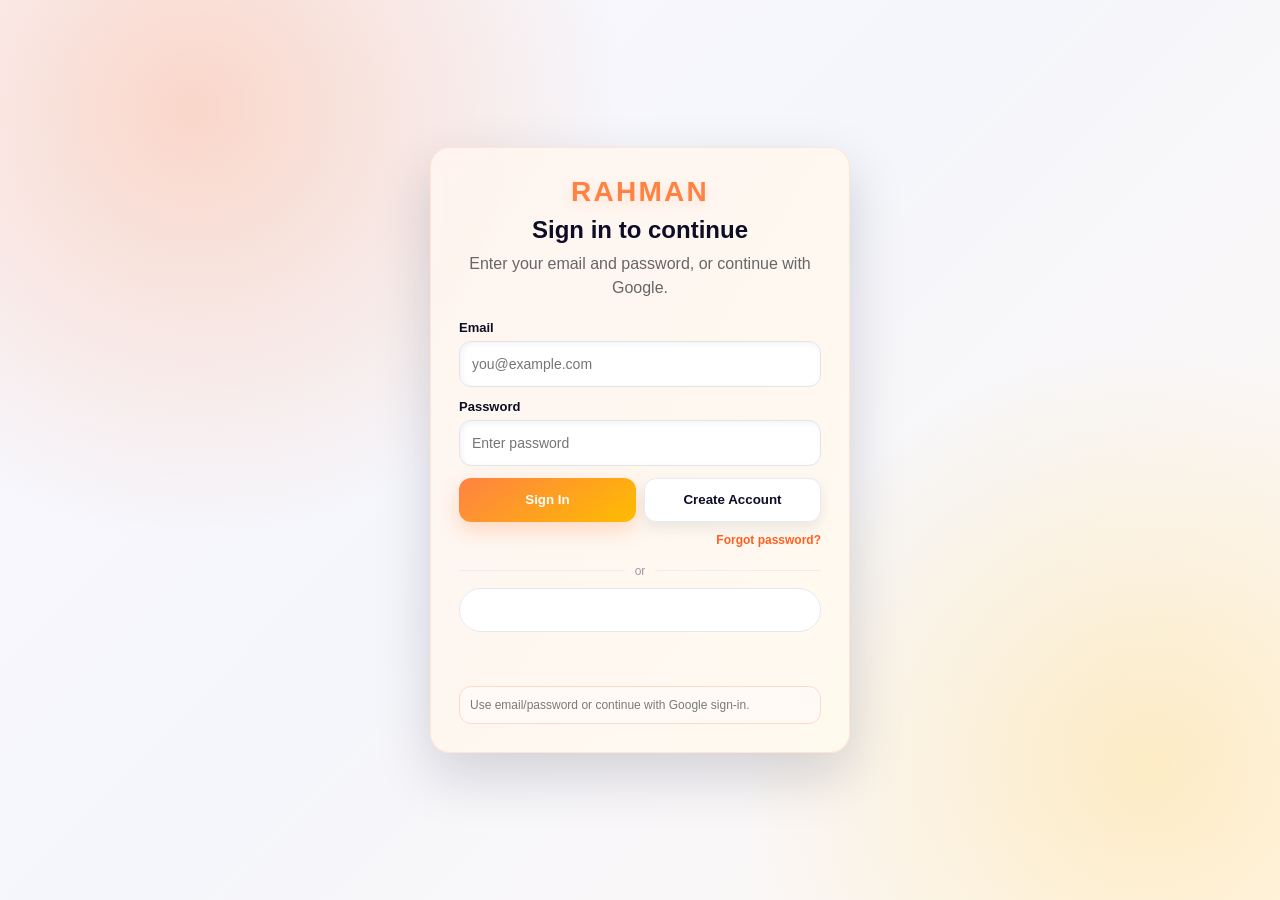
<file: index.html>
﻿<!doctype html>
<html lang="en">
  <head>
    <meta charset="UTF-8" />
    <meta http-equiv="X-UA-Compatible" content="IE=edge" />
    <meta name="viewport" content="width=device-width, initial-scale=1.0" />
    <title>RAHMAN - Restaurant Website</title>

    <!-- CSS -->
    <link rel="stylesheet" href="style.css" />
    <link rel="stylesheet" href="scroll-style.css" />

    <!-- Font Awesome Icons -->
    <link
      rel="stylesheet"
      href="https://cdnjs.cloudflare.com/ajax/libs/font-awesome/6.4.0/css/all.min.css"
      integrity="sha512-iecdLmaskl7CVJkEZSMUkrQ6usKhaAa3FF8ztTyZeVDycmtkxcElYcphd+S5+dwUlQnwnqQf3dg2TrqNwpyJw=="
      crossorigin="anonymous"
      referrerpolicy="no-referrer"
    />

    <!-- Bootstrap CDN -->
    <link
      href="https://cdnjs.cloudflare.com/ajax/libs/bootstrap/5.3.0/css/bootstrap.min.css"
      rel="stylesheet"
    />

    <style>
      @media (max-width: 768px) {
        #profilePanel {
          width: calc(100vw - 24px);
          left: 12px;
          right: 12px;
          top: 74px;
        }
      }

      #profilePanel {
        position: fixed;
        top: 84px;
        left: 24px;
        width: min(420px, calc(100vw - 48px));
        max-height: calc(100vh - 110px);
        overflow: auto;
        z-index: 3000;
        background: #ffffff;
        border: 1px solid rgba(13, 13, 37, 0.1);
        border-radius: 16px;
        box-shadow: 0 18px 45px rgba(13, 13, 37, 0.16);
        padding: 16px;
        display: none;
      }

      #profilePanel.show {
        display: block;
      }

      .profile-row {
        display: flex;
        justify-content: space-between;
        align-items: center;
        gap: 8px;
      }

      .profile-title {
        margin: 0;
        font-size: 18px;
        font-weight: 700;
        color: #0d0d25;
      }

      .profile-muted {
        font-size: 12px;
        color: #6b7280;
      }

      .profile-close {
        border: none;
        background: transparent;
        font-size: 22px;
        line-height: 1;
        color: #0d0d25;
        cursor: pointer;
      }

      .profile-block {
        margin-top: 12px;
        padding-top: 12px;
        border-top: 1px solid rgba(13, 13, 37, 0.08);
      }

      .profile-block h6 {
        margin: 0 0 8px;
        font-size: 13px;
        font-weight: 700;
        color: #0d0d25;
      }

      .profile-list {
        margin: 0;
        padding-left: 16px;
        display: grid;
        gap: 6px;
        color: #374151;
        font-size: 13px;
      }

      .profile-quote {
        margin: 0;
        padding: 10px;
        border-radius: 10px;
        background: #fff7f2;
        color: #7c2d12;
        font-size: 13px;
      }

      .logout-small {
        border: 1px solid rgba(13, 13, 37, 0.15);
        background: #ffffff;
        color: #0d0d25;
        border-radius: 999px;
        font-size: 12px;
        padding: 6px 12px;
        font-weight: 600;
        cursor: pointer;
      }
    </style>

    <script>
      (function () {
        var AUTH_STORAGE_KEY = "rahman_auth_session";
        var LEGACY_STORAGE_KEY = "rahman_google_user";
        var LOGIN_PAGE = "login.html";

        try {
          var raw = localStorage.getItem(AUTH_STORAGE_KEY);
          var session = null;

          if (raw) {
            session = JSON.parse(raw);
          } else {
            var legacyRaw = localStorage.getItem(LEGACY_STORAGE_KEY);
            if (legacyRaw) {
              session = JSON.parse(legacyRaw);
            }
          }

          var now = Math.floor(Date.now() / 1000);

          if (!session || !session.exp || session.exp <= now) {
            localStorage.removeItem(AUTH_STORAGE_KEY);
            localStorage.removeItem(LEGACY_STORAGE_KEY);
            window.location.replace(LOGIN_PAGE);
          }
        } catch (e) {
          localStorage.removeItem(AUTH_STORAGE_KEY);
          localStorage.removeItem(LEGACY_STORAGE_KEY);
          window.location.replace(LOGIN_PAGE);
        }
      })();
    </script>
  </head>
  <body>
    <!-- Fullscreen Animated Name Background -->
    <div class="rahman-bg">
      <span class="rahman-bg-text">RAHMAN</span>
    </div>
    <!-- ============================================
     HEADER / NAVBAR
     ============================================ -->
    <header class="site-header">
      <div class="container">
        <div class="row align-items-center justify-content-between">
          <!-- Text Logo / Account Name -->
          <div class="col-auto">
            <div class="header-left">
              <div class="header-logo">
                <a href="#home" class="brand-wordmark" aria-label="Go to home">RAHMAN</a>
              </div>
            </div>
          </div>

          <!-- Header Right Items -->
          <div class="col-auto">
            <div class="header-right">
              <div class="dropdown">
                <button
                  class="header-btn theme-switcher-btn dropdown-toggle"
                  type="button"
                  id="themeSwitcherBtn"
                  data-bs-toggle="dropdown"
                  aria-expanded="false"
                  title="Switch Theme"
                >
                  <i class="fas fa-palette"></i>
                </button>
                <ul class="dropdown-menu dropdown-menu-end theme-dropdown" aria-labelledby="themeSwitcherBtn">
                  <li>
                    <button class="dropdown-item theme-option" type="button" data-theme="theme-4">
                      <span class="theme-option-label"><span class="theme-dot theme-dot-4" aria-hidden="true"></span>Theme 4 - Tropical Fusion</span>
                    </button>
                  </li>
                  <li>
                    <button class="dropdown-item theme-option" type="button" data-theme="theme-3">
                      <span class="theme-option-label"><span class="theme-dot theme-dot-3" aria-hidden="true"></span>Theme 3 - PG Dark Amber</span>
                    </button>
                  </li>
                </ul>
              </div>
              <button id="accountTrigger" class="profile-toggle" type="button" aria-label="Open profile details">
                <span id="accountInitials" class="account-initials" aria-label="Account initials">RR</span>
              </button>
              <button class="header-btn header-cart" title="Cart" id="cartHeaderBtn" type="button" data-bs-toggle="modal" data-bs-target="#cartOverviewModal">
                <i class="fas fa-shopping-cart"></i>
                <span class="cart-number">0</span>
              </button>
              <button class="header-btn header-favorite" title="Favorites" id="favoriteHeaderBtn" type="button" data-bs-toggle="modal" data-bs-target="#favoritesModal">
                <i class="fas fa-heart"></i>
                <span class="favorite-number" id="favoriteCount">0</span>
              </button>
              <div class="header-search-form">
                <input id="headerMenuSearchInput" type="search" class="form-input" placeholder="Search menu..." aria-label="Search menu" />
                <button id="headerMenuSearchBtn" type="button" aria-label="Search menu"><i class="fas fa-search"></i></button>
              </div>
              <nav class="main-navigation">
                <ul class="menu">
                  <li><a href="#about">About</a></li>
                  <li><a href="#menu">Menu</a></li>
                  <li><a href="#gallery">Gallery</a></li>
                  <li><a href="#blog">Blog</a></li>
                  <li><a href="#contact">Contact</a></li>
                </ul>
              </nav>
              <button class="menu-toggle" aria-label="Open menu">
                <span></span>
                <span></span>
                <span></span>
              </button>
            </div>
          </div>
        </div>
      </div>
    </header>

    <!-- Main Scroll Container -->
    <div class="scroll-sections">
      <!-- ============================================
         HOME SECTION
         ============================================ -->
      <section id="home" class="scroll-section home">
        <div class="container">
          <div class="row align-items-center">
            <div class="col-6">
              <div data-animate="fade-up">
                <h1>
                  Welcome to
                  <span class="theme-primary-text">RAHMAN Restaurant</span>
                </h1>
                <p>
                  Experience authentic flavors and exquisite culinary delights
                  at our restaurant. From traditional recipes to modern fusion
                  dishes, we bring you the best dining experience.
                </p>
                <div class="hero-actions" style="margin-top: 30px">
                  <a href="#menu" class="btn btn-primary">Explore Menu</a>
                  <button type="button" id="heroReserveBtn" class="btn btn-secondary" data-bs-toggle="modal" data-bs-target="#reservationModal">Reserve Table</button>
                </div>
              </div>
            </div>
            <div class="col-6">
              <div data-animate="slide-right">
                <img
                  src="assets/images/banner.png"
                  alt="Hero Banner"
                  class="hero-image"
                  style="
                    width: 100%;
                    border-radius: 20px;
                    box-shadow: 0 10px 40px rgba(0, 0, 0, 0.1);
                  "
                  loading="lazy"
                  fetchpriority="high"
                  decoding="async"
                  onerror="this.onerror=null;this.src='assets/images/image-unavailable.png';"
                />
              </div>
            </div>
          </div>
        </div>
      </section>

      <!-- ============================================
         ABOUT SECTION
         ============================================ -->
      <section id="about" class="scroll-section about">
        <div class="container">
          <div class="text-center" style="margin-bottom: 50px">
            <h2 data-animate="fade-up">About Us</h2>
            <p
              data-animate="fade-up"
              style="max-width: 600px; margin: 20px auto; color: #666"
            >
              RAHMAN is a premium restaurant offering a blend of traditional and
              contemporary cuisine prepared by our expert chefs with the finest
              ingredients.
            </p>
          </div>

          <div class="row">
            <div class="col-3" data-animate="fade-up">
              <div style="text-align: center">
                <div
                  style="font-size: 50px; color: #ff8243; margin-bottom: 20px"
                >
                  <i class="fas fa-leaf"></i>
                </div>
                <h3>Fresh Ingredients</h3>
                <p>
                  We source only the freshest ingredients from local suppliers
                  to ensure quality in every dish.
                </p>
              </div>
            </div>
            <div class="col-3" data-animate="fade-up">
              <div style="text-align: center">
                <div
                  style="font-size: 50px; color: #ff8243; margin-bottom: 20px"
                >
                  <i class="fas fa-chef-hat"></i>
                </div>
                <h3>Expert Chefs</h3>
                <p>
                  Our culinary team brings decades of experience and passion to
                  create unforgettable dining moments.
                </p>
              </div>
            </div>
            <div class="col-3" data-animate="fade-up">
              <div style="text-align: center">
                <div
                  style="font-size: 50px; color: #ff8243; margin-bottom: 20px"
                >
                  <i class="fas fa-star"></i>
                </div>
                <h3>Premium Quality</h3>
                <p>
                  Every dish is crafted with precision and care to deliver an
                  exceptional culinary experience.
                </p>
              </div>
            </div>

            <div class="col-3" data-animate="fade-up">
              <div
                class="about-website-card"
                style="
                  text-align: left;
                  height: 100%;
                "
              >
                <h3 style="margin-bottom: 10px; font-size: 22px">
                  About This Website
                </h3>
                <p
                  style="
                    color: #555;
                    margin-bottom: 0;
                    line-height: 1.6;
                    font-size: 14px;
                  "
                >
                  RAHMAN is a premium restaurant offering a blend of traditional and contemporary cuisine prepared by our expert chefs with the finest ingredients.
                </p>
              </div>
            </div>
          </div>
        </div>
      </section>

      <!-- ============================================
         MENU SECTION
         ============================================ -->
      <section id="menu" class="scroll-section menu">
        <div class="container">
          <div class="text-center" style="margin-bottom: 50px">
            <h2 data-animate="fade-up">Our Menu</h2>
            <p
              data-animate="fade-up"
              style="max-width: 600px; margin: 20px auto; color: #666"
            >
              Discover our diverse selection of delicious dishes crafted with
              passion and expertise.
            </p>
          </div>

          <!-- Filter Buttons -->
          <div style="text-align: center; margin-bottom: 40px">
            <button
              class="filter-btn active"
              data-filter="all"
              style="
                margin: 5px;
                padding: 10px 20px;
                border: 2px solid #ff8243;
                background: #ff8243;
                color: white;
                border-radius: 25px;
                cursor: pointer;
              "
            >
              All
            </button>
            <button
              class="filter-btn"
              data-filter="veg"
              style="
                margin: 5px;
                padding: 10px 20px;
                border: 2px solid #16a34a;
                background: white;
                color: #16a34a;
                border-radius: 25px;
                cursor: pointer;
              "
            >
              Veg
            </button>
            <button
              class="filter-btn"
              data-filter="non-veg"
              style="
                margin: 5px;
                padding: 10px 20px;
                border: 2px solid #dc2626;
                background: white;
                color: #dc2626;
                border-radius: 25px;
                cursor: pointer;
              "
            >
              Non-Veg
            </button>
            <button
              class="filter-btn"
              data-filter="appetizer"
              style="
                margin: 5px;
                padding: 10px 20px;
                border: 2px solid #ff8243;
                background: white;
                color: #ff8243;
                border-radius: 25px;
                cursor: pointer;
              "
            >
              Appetizers
            </button>
            <button
              class="filter-btn"
              data-filter="main"
              style="
                margin: 5px;
                padding: 10px 20px;
                border: 2px solid #ff8243;
                background: white;
                color: #ff8243;
                border-radius: 25px;
                cursor: pointer;
              "
            >
              Main Course
            </button>
            <button
              class="filter-btn"
              data-filter="dessert"
              style="
                margin: 5px;
                padding: 10px 20px;
                border: 2px solid #ff8243;
                background: white;
                color: #ff8243;
                border-radius: 25px;
                cursor: pointer;
              "
            >
              Desserts
            </button>
            <button
              class="filter-btn"
              data-filter="beverage"
              style="
                margin: 5px;
                padding: 10px 20px;
                border: 2px solid #ff8243;
                background: white;
                color: #ff8243;
                border-radius: 25px;
                cursor: pointer;
              "
            >
              Beverages
            </button>
          </div>

          <!-- Menu Items Grid -->
          <div class="row" id="menuItemsRow" aria-live="polite"></div>
          <div id="menuEmptyState" class="menu-empty-state" hidden>Not available</div>
        </div>
      </section>

      <!-- ============================================
         GALLERY SECTION
         ============================================ -->
      <section id="gallery" class="scroll-section gallery">
        <div class="container">
          <div class="text-center" style="margin-bottom: 50px">
            <h2 data-animate="fade-up">Gallery</h2>
            <p
              data-animate="fade-up"
              style="max-width: 600px; margin: 20px auto; color: #666"
            >
              Explore our restaurant ambiance, interiors, and hospitality moments.
            </p>
          </div>

          <div class="row">
            <div class="col-lg-4 col-md-6 gallery-item" data-animate="fade-up">
              <div
                style="
                  height: 250px;
                  background: linear-gradient(135deg, #ff8243, #ffbc00);
                  border-radius: 15px;
                  overflow: hidden;
                  box-shadow: 0 5px 20px rgba(0, 0, 0, 0.1);
                "
              >
                <img
                  src="https://images.pexels.com/photos/262978/pexels-photo-262978.jpeg"
                  alt="Restaurant Interior"
                  style="width: 100%; height: 100%; object-fit: cover"
                  loading="lazy"
                />
              </div>
              <p style="margin-top: 10px; color: #666; text-align: center">
                Elegant interior ambience
              </p>
            </div>
            <!-- Custom Gallery Images Start -->
            <div class="col-lg-4 col-md-6 gallery-item" data-animate="fade-up">
              <div
                style="
                  height: 250px;
                  background: linear-gradient(135deg, #ff8243, #ffbc00);
                  border-radius: 15px;
                  overflow: hidden;
                  box-shadow: 0 5px 20px rgba(0, 0, 0, 0.1);
                "
              >
                <img
                  src="assets/images/banner.png"
                  alt="Restaurant Banner"
                  style="width: 100%; height: 100%; object-fit: cover"
                  loading="lazy"
                  fetchpriority="low"
                  decoding="async"
                  onerror="this.onerror=null;this.src='assets/images/image-unavailable.png';"
                />
              </div>
              <p style="margin-top: 10px; color: #666; text-align: center">
                Restaurant Banner
              </p>
            </div>
            <div class="col-lg-4 col-md-6 gallery-item" data-animate="fade-up">
              <div
                style="
                  height: 250px;
                  background: linear-gradient(135deg, #ff8243, #ffbc00);
                  border-radius: 15px;
                  overflow: hidden;
                  box-shadow: 0 5px 20px rgba(0, 0, 0, 0.1);
                "
              >
                <img
                  src="assets/images/cur.png"
                  alt="Culinary Tips"
                  style="width: 100%; height: 100%; object-fit: cover"
                  loading="lazy"
                  fetchpriority="low"
                  decoding="async"
                  onerror="this.onerror=null;this.src='assets/images/image-unavailable.png';"
                />
              </div>
              <p style="margin-top: 10px; color: #666; text-align: center">
                Culinary Tips
              </p>
            </div>
            <div class="col-lg-4 col-md-6 gallery-item" data-animate="fade-up">
              <div
                style="
                  height: 250px;
                  background: linear-gradient(135deg, #ff8243, #ffbc00);
                  border-radius: 15px;
                  overflow: hidden;
                  box-shadow: 0 5px 20px rgba(0, 0, 0, 0.1);
                "
              >
                <img
                  src="assets/images/dinnig.png"
                  alt="Fine Dining"
                  style="width: 100%; height: 100%; object-fit: cover"
                  loading="lazy"
                  fetchpriority="low"
                  decoding="async"
                  onerror="this.onerror=null;this.src='assets/images/image-unavailable.png';"
                />
              </div>
              <p style="margin-top: 10px; color: #666; text-align: center">
                Fine Dining
              </p>
            </div>
            <!-- Custom Gallery Images End -->

            <div class="col-lg-4 col-md-6 gallery-item" data-animate="fade-up">
              <div
                style="
                  height: 250px;
                  background: linear-gradient(135deg, #ff8243, #ffbc00);
                  border-radius: 15px;
                  overflow: hidden;
                  box-shadow: 0 5px 20px rgba(0, 0, 0, 0.1);
                "
              >
                <img
                  src="https://images.pexels.com/photos/67468/pexels-photo-67468.jpeg"
                  alt="Dining Hall Lighting"
                  style="width: 100%; height: 100%; object-fit: cover"
                  loading="lazy"
                />
              </div>
              <p style="margin-top: 10px; color: #666; text-align: center">
                Warm dining hall atmosphere
              </p>
            </div>

            <div class="col-lg-4 col-md-6 gallery-item" data-animate="fade-up">
              <div
                style="
                  height: 250px;
                  background: linear-gradient(135deg, #ff8243, #ffbc00);
                  border-radius: 15px;
                  overflow: hidden;
                  box-shadow: 0 5px 20px rgba(0, 0, 0, 0.1);
                "
              >
                <img
                  src="https://images.pexels.com/photos/260922/pexels-photo-260922.jpeg"
                  alt="Restaurant Table Setup"
                  style="width: 100%; height: 100%; object-fit: cover"
                  loading="lazy"
                />
              </div>
              <p style="margin-top: 10px; color: #666; text-align: center">
                Premium table arrangement
              </p>
            </div>

            <div class="col-lg-4 col-md-6 gallery-item" data-animate="fade-up">
              <div
                style="
                  height: 250px;
                  background: linear-gradient(135deg, #ff8243, #ffbc00);
                  border-radius: 15px;
                  overflow: hidden;
                  box-shadow: 0 5px 20px rgba(0, 0, 0, 0.1);
                "
              >
                <img
                  src="https://images.pexels.com/photos/696218/pexels-photo-696218.jpeg"
                  alt="Dining Experience"
                  style="width: 100%; height: 100%; object-fit: cover"
                  loading="lazy"
                />
              </div>
              <p style="margin-top: 10px; color: #666; text-align: center">
                Premium dining experience
              </p>
            </div>

            <div class="col-lg-4 col-md-6 gallery-item" data-animate="fade-up">
              <div
                style="
                  height: 250px;
                  background: linear-gradient(135deg, #ff8243, #ffbc00);
                  border-radius: 15px;
                  overflow: hidden;
                  box-shadow: 0 5px 20px rgba(0, 0, 0, 0.1);
                "
              >
                <img
                  src="https://images.pexels.com/photos/262047/pexels-photo-262047.jpeg"
                  alt="Restaurant Lounge"
                  style="width: 100%; height: 100%; object-fit: cover"
                  loading="lazy"
                />
              </div>
              <p style="margin-top: 10px; color: #666; text-align: center">
                Comfortable lounge seating
              </p>
            </div>

            <div class="col-lg-4 col-md-6 gallery-item" data-animate="fade-up">
              <div
                style="
                  height: 250px;
                  background: linear-gradient(135deg, #ff8243, #ffbc00);
                  border-radius: 15px;
                  overflow: hidden;
                  box-shadow: 0 5px 20px rgba(0, 0, 0, 0.1);
                "
              >
                <img
                  src="https://images.pexels.com/photos/169190/pexels-photo-169190.jpeg"
                  alt="Restaurant Seating Area"
                  style="width: 100%; height: 100%; object-fit: cover"
                  loading="lazy"
                />
              </div>
              <p style="margin-top: 10px; color: #666; text-align: center">
                Stylish seating section
              </p>
            </div>

            <div class="col-lg-4 col-md-6 gallery-item" data-animate="fade-up">
              <div
                style="
                  height: 250px;
                  background: linear-gradient(135deg, #ff8243, #ffbc00);
                  border-radius: 15px;
                  overflow: hidden;
                  box-shadow: 0 5px 20px rgba(0, 0, 0, 0.1);
                "
              >
                <img
                  src="https://images.pexels.com/photos/239975/pexels-photo-239975.jpeg"
                  alt="Restaurant Ambience Night"
                  style="width: 100%; height: 100%; object-fit: cover"
                  loading="lazy"
                />
              </div>
              <p style="margin-top: 10px; color: #666; text-align: center">
                Evening ambience and lighting
              </p>
            </div>

            <div class="col-lg-4 col-md-6 gallery-item" data-animate="fade-up">
              <div
                style="
                  height: 250px;
                  background: linear-gradient(135deg, #ff8243, #ffbc00);
                  border-radius: 15px;
                  overflow: hidden;
                  box-shadow: 0 5px 20px rgba(0, 0, 0, 0.1);
                "
              >
                <img
                  src="https://images.pexels.com/photos/941861/pexels-photo-941861.jpeg"
                  alt="Fine Dining Tables"
                  style="width: 100%; height: 100%; object-fit: cover"
                  loading="lazy"
                />
              </div>
              <p style="margin-top: 10px; color: #666; text-align: center">
                Fine dining table setup
              </p>
            </div>

            <div class="col-lg-4 col-md-6 gallery-item" data-animate="fade-up">
              <div
                style="
                  height: 250px;
                  background: linear-gradient(135deg, #ff8243, #ffbc00);
                  border-radius: 15px;
                  overflow: hidden;
                  box-shadow: 0 5px 20px rgba(0, 0, 0, 0.1);
                "
              >
                <img
                  src="https://images.pexels.com/photos/776538/pexels-photo-776538.jpeg"
                  alt="Restaurant Guest Area"
                  style="width: 100%; height: 100%; object-fit: cover"
                  loading="lazy"
                />
              </div>
              <p style="margin-top: 10px; color: #666; text-align: center">
                Spacious guest dining area
              </p>
            </div>
          </div>
        </div>
      </section>

      <!-- ============================================
         BLOG SECTION
         ============================================ -->
      <section id="blog" class="scroll-section blog">
        <div class="container">
          <div class="text-center" style="margin-bottom: 50px">
            <h2 data-animate="fade-up">Latest Blog</h2>
            <p
              data-animate="fade-up"
              style="max-width: 600px; margin: 20px auto; color: #666"
            >
              Read our latest articles about food, cooking tips, and restaurant
              updates.
            </p>
          </div>

          <div class="row">
            <div class="col-4 blog-post featured-blog-post" data-animate="fade-up">
              <div
                style="
                  background: white;
                  border-radius: 15px;
                  overflow: hidden;
                  box-shadow: 0 5px 20px rgba(0, 0, 0, 0.1);
                "
              >
                <div
                  style="
                    height: 200px;
                    overflow: hidden;
                    background: url('assets/images/blog/guideofbiryani.jpg') center / cover no-repeat;
                  "
                >
                  <img
                    src="assets/images/blog/guideofbiryani.jpg"
                    alt="History of Indian Biryani"
                    style="
                      width: 100%;
                      height: 100%;
                      object-fit: cover;
                      display: block;
                    "
                    loading="lazy"
                  />
                </div>
                <div style="padding: 25px">
                  <p
                    style="
                      color: #ff8243;
                      font-size: 12px;
                      font-weight: bold;
                      margin-bottom: 10px;
                    "
                  >
                    Published on Feb 15, 2026
                  </p>
                  <h4 style="color: #0d0d25; margin-bottom: 10px">
                    The History of Indian Biryani
                  </h4>
                  <p style="color: #666; font-size: 14px; margin-bottom: 15px">
                    From Mughal royal kitchens to modern cities worldwide, explore
                    how biryani evolved into iconic regional styles.
                  </p>
                  <a
                    href="blog-history-of-biryani.html"
                    target="_blank"
                    rel="noopener noreferrer"
                    style="
                      color: #ff8243;
                      text-decoration: none;
                      font-weight: bold;
                    "
                    >Read More â†’</a
                  >
                </div>
              </div>
            </div>

            <div class="col-4 blog-post" data-animate="fade-up">
              <div
                style="
                  background: white;
                  border-radius: 15px;
                  overflow: hidden;
                  box-shadow: 0 5px 20px rgba(0, 0, 0, 0.1);
                "
              >
                <div style="height: 200px; overflow: hidden">
                  <img
                    src="assets/images/cur.png"
                    alt="Culinary Tips"
                    style="
                      width: 100%;
                      height: 100%;
                      object-fit: cover;
                      display: block;
                    "
                    loading="lazy"
                    onerror="this.onerror=null;this.src='assets/images/image-unavailable.png';"
                  />
                </div>
                <div style="padding: 25px">
                  <p
                    style="
                      color: #ff8243;
                      font-size: 12px;
                      font-weight: bold;
                      margin-bottom: 10px;
                    "
                  >
                    Published on Dec 15, 2024
                  </p>
                  <h4 style="color: #0d0d25; margin-bottom: 10px">
                    Culinary Tips for Home Cooking
                  </h4>
                  <p style="color: #666; font-size: 14px; margin-bottom: 15px">
                    Discover amazing cooking techniques that professional chefs
                    use in their kitchens...
                  </p>
                  <a
                    href="blog-culinary-tips-home-cooking.html"
                    target="_blank"
                    rel="noopener noreferrer"
                    style="
                      color: #ff8243;
                      text-decoration: none;
                      font-weight: bold;
                    "
                    >Read More â†’</a
                  >
                </div>
              </div>
            </div>

            <div class="col-4 blog-post" data-animate="fade-up">
              <div
                style="
                  background: white;
                  border-radius: 15px;
                  overflow: hidden;
                  box-shadow: 0 5px 20px rgba(0, 0, 0, 0.1);
                "
              >
                <div style="height: 200px; overflow: hidden">
                  <img
                    src="assets/images/dinnig.png"
                    alt="The Art of Fine Dining"
                    style="
                      width: 100%;
                      height: 100%;
                      object-fit: cover;
                      display: block;
                    "
                    loading="lazy"
                    onerror="this.onerror=null;this.src='assets/images/image-unavailable.png';"
                  />
                </div>
                <div style="padding: 25px">
                  <p
                    style="
                      color: #ff8243;
                      font-size: 12px;
                      font-weight: bold;
                      margin-bottom: 10px;
                    "
                  >
                    Published on Dec 10, 2024
                  </p>
                  <h4 style="color: #0d0d25; margin-bottom: 10px">
                    The Art of Fine Dining
                  </h4>
                  <p style="color: #666; font-size: 14px; margin-bottom: 15px">
                    Explore the elegance and sophistication of fine dining
                    traditions worldwide...
                  </p>
                  <a
                    href="blog-art-of-fine-dining.html"
                    target="_blank"
                    rel="noopener noreferrer"
                    style="
                      color: #ff8243;
                      text-decoration: none;
                      font-weight: bold;
                    "
                    >Read More â†’</a
                  >
                </div>
              </div>
            </div>

            <div class="col-4 blog-post" data-animate="fade-up">
              <div
                style="
                  background: white;
                  border-radius: 15px;
                  overflow: hidden;
                  box-shadow: 0 5px 20px rgba(0, 0, 0, 0.1);
                "
              >
                <div style="height: 200px; overflow: hidden">
                  <img
                    src="assets/images/blog/blog3.jpg"
                    alt="Seasonal Ingredients"
                    style="
                      width: 100%;
                      height: 100%;
                      object-fit: cover;
                      display: block;
                    "
                    loading="lazy"
                  />
                </div>
                <div style="padding: 25px">
                  <p
                    style="
                      color: #ff8243;
                      font-size: 12px;
                      font-weight: bold;
                      margin-bottom: 10px;
                    "
                  >
                    Published on Dec 5, 2024
                  </p>
                  <h4 style="color: #0d0d25; margin-bottom: 10px">
                    Seasonal Ingredients Guide
                  </h4>
                  <p style="color: #666; font-size: 14px; margin-bottom: 15px">
                    Learn about seasonal ingredients and how to select the
                    freshest produce...
                  </p>
                  <a
                    href="blog-seasonal-ingredients-guide.html"
                    target="_blank"
                    rel="noopener noreferrer"
                    style="
                      color: #ff8243;
                      text-decoration: none;
                      font-weight: bold;
                    "
                    >Read More â†’</a
                  >
                </div>
              </div>
            </div>

          </div>
        </div>
      </section>

      <!-- ============================================
         CONTACT SECTION
         ============================================ -->
      <section id="contact" class="scroll-section contact">
        <div class="container">
          <div class="text-center" style="margin-bottom: 50px">
            <h2 data-animate="fade-up">Get in Touch</h2>
            <p
              data-animate="fade-up"
              style="max-width: 600px; margin: 20px auto; opacity: 0.9"
            >
              Have questions or want to make a feedback? We'd love to hear
              from you!
            </p>
          </div>

          <div class="row">
            <div class="col-6" data-animate="slide-left">
              <form
                id="contactForm"
                style="
                  background: rgba(255, 255, 255, 0.1);
                  padding: 30px;
                  border-radius: 15px;
                  backdrop-filter: blur(10px);
                "
              >
                <div style="margin-bottom: 20px">
                  <input
                    type="text"
                    placeholder="Your Name"
                    required
                    style="
                      width: 100%;
                      padding: 12px 15px;
                      border: none;
                      border-bottom: 2px solid #ff8243;
                      background: transparent;
                      color: white;
                      font-size: 14px;
                      outline: none;
                    "
                  />
                </div>
                <div style="margin-bottom: 20px">
                  <input
                    type="email"
                    placeholder="Your Email"
                    required
                    style="
                      width: 100%;
                      padding: 12px 15px;
                      border: none;
                      border-bottom: 2px solid #ff8243;
                      background: transparent;
                      color: white;
                      font-size: 14px;
                      outline: none;
                    "
                  />
                </div>
                <div style="margin-bottom: 20px">
                  <input
                    type="text"
                    placeholder="Subject"
                    required
                    style="
                      width: 100%;
                      padding: 12px 15px;
                      border: none;
                      border-bottom: 2px solid #ff8243;
                      background: transparent;
                      color: white;
                      font-size: 14px;
                      outline: none;
                    "
                  />
                </div>
                <div style="margin-bottom: 20px">
                  <textarea
                    placeholder="Your Message"
                    rows="5"
                    required
                    style="
                      width: 100%;
                      padding: 12px 15px;
                      border: none;
                      border-bottom: 2px solid #ff8243;
                      background: transparent;
                      color: white;
                      font-size: 14px;
                      outline: none;
                      resize: none;
                    "
                  ></textarea>
                </div>
                <button
                  type="submit"
                  class="sec-btn"
                  style="width: 100%; padding: 15px"
                >
                  Send Message
                </button>
              </form>
            </div>

            <div class="col-6" data-animate="slide-right">
              <div style="padding: 30px">
                <h3 style="margin-bottom: 30px; color: white">
                  Contact Information
                </h3>
                                <div style="display: flex; flex-direction: column; gap: 0; margin-bottom: 30px;">
                                                <div style="display: flex; flex-direction: column; gap: 0; margin-bottom: 30px;">
                  <!-- Contact Info Rows, each with a relevant icon image -->
                  <div class="contact-icon-row" style="margin-bottom: 25px; display: flex; gap: 15px; align-items: center;">
                    <a href="https://www.google.com/maps/search/?api=1&query=Fatuha,Patna,803201" target="_blank" title="Open in Google Maps">
                      <img src="address.png" alt="Address Icon" style="width: 32px; height: 32px; border-radius: 8px; box-shadow: 0 2px 8px rgba(0,0,0,0.08); background: #fff; object-fit: cover; margin-right: 8px;" onerror="this.onerror=null;this.src='assets/images/image-unavailable.png';" />
                    </a>
                    <div style="display: flex; flex-direction: column;">
                      <span style="font-size: 12px; color: #ff8243; font-weight: 600;">Address Icon</span>
                      <h5 style="color: white; margin-bottom: 5px; margin-top: 2px;">Address</h5>
                      <p style="margin: 0;">Fatuha, Patna, 803201</p>
                    </div>
                  </div>
                  <div class="contact-icon-row" style="margin-bottom: 25px; display: flex; gap: 15px; align-items: center;">
                    <a href="tel:+917858062571" title="Call Now">
                      <img src="call.jpg" alt="Phone Icon" style="width: 32px; height: 32px; border-radius: 8px; box-shadow: 0 2px 8px rgba(0,0,0,0.08); background: #fff; object-fit: cover; margin-right: 8px;" onerror="this.onerror=null;this.src='assets/images/image-unavailable.png';" />
                    </a>
                    <div style="display: flex; flex-direction: column;">
                      <span style="font-size: 12px; color: #ff8243; font-weight: 600;">Phone Icon</span>
                      <h5 style="color: white; margin-bottom: 5px; margin-top: 2px;">Phone</h5>
                      <p style="margin: 0;">+91 7858062571</p>
                    </div>
                  </div>
                  <div class="contact-icon-row" style="margin-bottom: 25px; display: flex; gap: 15px; align-items: center;">
                    <a href="mailto:rahmaadnan412@gmail.com?subject=Reservation%20Inquiry&body=Hello%2C%20I%20would%20like%20to%20make%20a%20reservation." title="Send Email">
                      <img src="email.jpg" alt="Email Icon" style="width: 32px; height: 32px; border-radius: 8px; box-shadow: 0 2px 8px rgba(0,0,0,0.08); background: #fff; object-fit: cover; margin-right: 8px;" onerror="this.onerror=null;this.src='assets/images/image-unavailable.png';" />
                    </a>
                    <div style="display: flex; flex-direction: column;">
                      <span style="font-size: 12px; color: #ff8243; font-weight: 600;">Email Icon</span>
                      <h5 style="color: white; margin-bottom: 5px; margin-top: 2px;">Email</h5>
                      <p style="margin: 0;">rahmaadnan412@gmail.com</p>
                    </div>
                  </div>
                  <div class="contact-icon-row" style="margin-bottom: 25px; display: flex; gap: 15px; align-items: center;">
                    <a href="https://www.google.com/search?q=online+stopwatch" target="_blank" title="Open Stopwatch">
                      <img src="hour.jpg" alt="Hours Icon" style="width: 32px; height: 32px; border-radius: 8px; box-shadow: 0 2px 8px rgba(0,0,0,0.08); background: #fff; object-fit: cover; margin-right: 8px;" onerror="this.onerror=null;this.src='assets/images/image-unavailable.png';" />
                    </a>
                    <div style="display: flex; flex-direction: column;">
                      <span style="font-size: 12px; color: #ff8243; font-weight: 600;">Hours Icon</span>
                      <h5 style="color: white; margin-bottom: 5px; margin-top: 2px;">Hours</h5>
                      <p style="margin: 0;">
                        Mon - Thu: 11:00 AM - 10:00 PM<br />Fri - Sat: 11:00 AM - 11:00 PM<br />Sun: 12:00 PM - 9:00 PM
                      </p>
                    </div>
                  </div>
                </div>

                <div class="follow-us-block" style="margin-top: 30px">
                  <h5 style="color: white; margin-bottom: 15px">Follow Us</h5>
                  <div class="follow-us-links" style="display: flex; gap: 15px; align-items: center">
                    <a
                      class="follow-us-link"
                      href="https://instagram.com/faizul_rahman007"
                      target="_blank"
                      style="
                        width: 40px;
                        height: 40px;
                        display: flex;
                        align-items: center;
                        justify-content: center;
                        background: rgba(255, 255, 255, 0.1);
                        border-radius: 50%;
                        text-decoration: none;
                        transition: all 0.3s ease;
                        overflow: hidden;
                      "
                      title="Follow us on Instagram"
                    >
                      <img
                        src="assets/images/instagrsm.jpg"
                        alt="Instagram"
                        style="width: 24px; height: 24px; object-fit: contain"
                      />
                    </a>
                    <a
                      class="follow-us-link"
                      href="https://github.com/FaizulRahman786"
                      target="_blank"
                      style="
                        width: 40px;
                        height: 40px;
                        display: flex;
                        align-items: center;
                        justify-content: center;
                        background: rgba(255, 255, 255, 0.1);
                        border-radius: 50%;
                        text-decoration: none;
                        transition: all 0.3s ease;
                        overflow: hidden;
                      "
                      title="Visit our GitHub"
                    >
                      <img
                        src="assets/images/Github.png"
                        alt="GitHub"
                        style="width: 24px; height: 24px; object-fit: contain"
                      />
                    </a>
                    <a
                      class="follow-us-link"
                      href="https://linkedin.com/in/faizul-rahman-87974b397"
                      target="_blank"
                      rel="noopener noreferrer"
                      style="
                        width: 40px;
                        height: 40px;
                        display: flex;
                        align-items: center;
                        justify-content: center;
                        background: rgba(255, 255, 255, 0.1);
                        border-radius: 50%;
                        text-decoration: none;
                        transition: all 0.3s ease;
                        overflow: hidden;
                      "
                      title="Visit our LinkedIn"
                    >
                      <img
                        src="assets/images/linkedin.png"
                        alt="LinkedIn"
                        style="width: 24px; height: 24px; object-fit: contain"
                      />
                    </a>
                    <a
                      class="follow-us-link"
                      href="https://wa.me/7858062571"
                      target="_blank"
                      rel="noopener noreferrer"
                      style="
                        width: 40px;
                        height: 40px;
                        display: flex;
                        align-items: center;
                        justify-content: center;
                        background: rgba(255, 255, 255, 0.1);
                        border-radius: 50%;
                        text-decoration: none;
                        transition: all 0.3s ease;
                        overflow: hidden;
                      "
                      title="Chat on WhatsApp"
                    >
                      <img
                        src="assets/images/whatsapp.jpg"
                        alt="WhatsApp"
                        style="width: 24px; height: 24px; object-fit: contain"
                      />
                    </a>
                  </div>
                </div>

                <div class="reservation-cta" style="margin-top: 30px;">
                  <button
                    type="button"
                    class="sec-btn w-100"
                    data-bs-toggle="modal"
                    data-bs-target="#reservationModal"
                    id="contactReserveBtn"
                  >
                    Reserve One of 50 Tables
                  </button>
                </div>
              </div>
            </div>
          </div>
        </div>
      </section>
    </div>

    <!-- Scroll Indicator Dots -->
    <div class="scroll-indicator"></div>

      <!-- Floating Call & Message Buttons -->
      <div id="scroll-contact-buttons" style="position: fixed; bottom: 90px; right: 30px; z-index: 1200; display: flex; flex-direction: column; gap: 16px;">
          <a id="scrollCallBtn" href="tel:+917858062571" title="Call Now" aria-label="Call Restaurant" class="scroll-contact-btn">
            <img src="tel.png" alt="Call" style="width: 28px; height: 28px; object-fit: contain;" onerror="this.style.display='none'; this.nextElementSibling.style.display='inline';" />
            <i class="fa-solid fa-phone" style="display:none;"></i>
          </a>
          <a id="scrollMsgBtn" href="sms:+917858062571?body=Hi%20Rahman%20Restaurant!" title="Send Message" aria-label="Message Restaurant" class="scroll-contact-btn">
            <img src="mes.png" alt="Message" style="width: 28px; height: 28px; object-fit: contain;" />
          </a>
          <style>
            .scroll-contact-btn {
              background: var(--scroll-btn-bg, #ff8243);
              color: var(--scroll-btn-color, #fff);
              width: 52px;
              height: 52px;
              border-radius: 50%;
              display: flex;
              align-items: center;
              justify-content: center;
              box-shadow: 0 4px 16px rgba(0,0,0,0.13);
              font-size: 26px;
              transition: background 0.2s, color 0.2s;
              text-decoration: none;
            }
            body.theme-dark .scroll-contact-btn {
              --scroll-btn-bg: #23272f;
              --scroll-btn-color: #ff8243;
            }
            body.theme-light .scroll-contact-btn {
              --scroll-btn-bg: #ff8243;
              --scroll-btn-color: #fff;
            }
          </style>
      </div>

    <div id="profilePanel" aria-hidden="true">
      <div class="profile-row">
        <h5 class="profile-title">Your Details</h5>
        <button id="profileClose" class="profile-close" type="button" aria-label="Close profile panel">&times;</button>
      </div>
      <div id="profileMain" class="profile-muted" style="margin-top: 4px">Loading profile...</div>

      <div class="profile-block">
        <div class="profile-row" style="margin-bottom: 8px">
          <h6 style="margin: 0">Previous Activity</h6>
          <button id="logoutBtn" class="logout-small" type="button">Logout</button>
        </div>
        <ul id="activityList" class="profile-list">
          <li>No recent activity yet.</li>
        </ul>
      </div>

      <div class="profile-block">
        <h6>Restaurant Reviews (Urdu)</h6>
        <ul id="urduReviews" class="profile-list">
          <li>مزید معلومات لوڈ ہو رہی ہیں...</li>
        </ul>
      </div>

      <div class="profile-block">
        <h6>Urdu Quotation</h6>
        <p id="urduQuote" class="profile-quote">مہمان نوازی دلوں کو جوڑتی ہے۔</p>
      </div>

      <div class="profile-block">
        <h6>Urdu Poetry</h6>
        <p id="urduPoetry" class="profile-quote">لفظوں میں خوشبو ہو تو کھانا بھی دعا بن جاتا ہے۔</p>
      </div>
    </div>

    <div class="modal fade cart-added-modal" id="addToCartModal" tabindex="-1" aria-labelledby="addToCartModalLabel" aria-hidden="true">
      <div class="modal-dialog modal-dialog-centered modal-lg">
        <div class="modal-content">
          <div class="modal-header">
            <h5 class="modal-title" id="addToCartModalLabel">Item Added to Cart</h5>
            <button type="button" class="btn-close" data-bs-dismiss="modal" aria-label="Close"></button>
          </div>
          <div class="modal-body">
            <div class="row g-3 align-items-center">
              <div class="col-md-4">
                <img id="cartPopupImage" src="" alt="Cart item" class="img-fluid rounded-3 w-100" />
              </div>
              <div class="col-md-8">
                <h4 id="cartPopupName" class="mb-2"></h4>
                <p id="cartPopupDesc" class="mb-2 status-note"></p>
                <p class="mb-1">Price: <strong id="cartPopupPrice"></strong></p>
                <div class="d-flex align-items-center gap-2 my-3">
                  <span>Quantity:</span>
                  <button type="button" class="btn btn-outline-secondary btn-sm" id="cartQtyMinus">-</button>
                  <span id="cartPopupQty" class="fw-bold">1</span>
                  <button type="button" class="btn btn-outline-secondary btn-sm" id="cartQtyPlus">+</button>
                </div>
                <p class="mb-0">Total: <strong id="cartPopupTotal"></strong></p>
              </div>
            </div>
          </div>
          <div class="modal-footer">
            <button type="button" class="btn btn-secondary" data-bs-dismiss="modal">Continue Shopping</button>
            <button type="button" class="btn btn-primary" id="viewCartBtn" data-bs-target="#cartOverviewModal" data-bs-toggle="modal">View Cart</button>
          </div>
        </div>
      </div>
    </div>

    <div class="modal fade" id="cartOverviewModal" tabindex="-1" aria-labelledby="cartOverviewLabel" aria-hidden="true">
      <div class="modal-dialog modal-dialog-centered modal-lg">
        <div class="modal-content">
          <div class="modal-header">
            <h5 class="modal-title" id="cartOverviewLabel">Your Cart</h5>
            <button type="button" class="btn-close" data-bs-dismiss="modal" aria-label="Close"></button>
          </div>
          <div class="modal-body">
            <div id="cartOverviewList"></div>
            <div class="d-flex justify-content-between align-items-center mt-3">
              <span class="fw-semibold">Grand Total</span>
              <strong id="cartOverviewTotal">$0.00</strong>
            </div>
          </div>
          <div class="modal-footer">
            <button type="button" class="btn btn-secondary" data-bs-dismiss="modal">Continue Shopping</button>
          </div>
        </div>
      </div>
    </div>

    <div class="modal fade" id="favoritesModal" tabindex="-1" aria-labelledby="favoritesModalLabel" aria-hidden="true">
      <div class="modal-dialog modal-dialog-centered modal-lg">
        <div class="modal-content">
          <div class="modal-header">
            <h5 class="modal-title" id="favoritesModalLabel">Liked Images</h5>
            <button type="button" class="btn-close" data-bs-dismiss="modal" aria-label="Close"></button>
          </div>
          <div class="modal-body">
            <div id="favoritesOverviewList"></div>
          </div>
          <div class="modal-footer">
            <button type="button" class="btn btn-secondary" data-bs-dismiss="modal">Close</button>
          </div>
        </div>
      </div>
    </div>

    <div class="modal fade" id="reservationModal" tabindex="-1" aria-labelledby="reservationModalLabel" aria-hidden="true">
      <div class="modal-dialog modal-dialog-centered modal-lg">
        <div class="modal-content">
          <div class="modal-header">
            <h5 class="modal-title" id="reservationModalLabel">Reserve a Table</h5>
            <button type="button" class="btn-close" data-bs-dismiss="modal" aria-label="Close"></button>
          </div>
          <form id="reservationForm">
            <div class="modal-body">
              <div class="row g-3">
                <div class="col-md-6">
                  <label class="form-label">Name</label>
                  <input type="text" class="form-control" id="reservationName" required />
                </div>
                <div class="col-md-6">
                  <label class="form-label">Email</label>
                  <input type="email" class="form-control" id="reservationEmail" required />
                </div>
                <div class="col-md-6">
                  <label class="form-label">Phone</label>
                  <input type="tel" class="form-control" id="reservationPhone" required />
                </div>
                <div class="col-md-6">
                  <label class="form-label">Date & Time</label>
                  <input type="datetime-local" class="form-control" id="reservationDateTime" required />
                </div>
                <div class="col-md-6">
                  <label class="form-label">Guests</label>
                  <input type="number" min="1" max="10" value="2" class="form-control" id="reservationGuests" required />
                </div>
                <div class="col-md-6">
                  <label class="form-label">Table Number (1-50)</label>
                  <select class="form-select" id="reservationTable" required></select>
                  <small id="tableAvailabilityText" class="status-note d-block mt-1"></small>
                </div>
                <div class="col-12">
                  <div class="form-check">
                    <input class="form-check-input" type="checkbox" id="reservationWhatsAppOptIn" checked />
                    <label class="form-check-label" for="reservationWhatsAppOptIn">
                      I agree to receive reservation updates on WhatsApp.
                    </label>
                  </div>
                </div>
              </div>
            </div>
            <div class="modal-footer">
              <button type="button" class="btn btn-secondary" data-bs-dismiss="modal">Cancel</button>
              <button type="submit" class="btn btn-primary">Confirm Reservation</button>
            </div>
          </form>
        </div>
      </div>
    </div>

    <div class="modal fade" id="reservationSuccessModal" tabindex="-1" aria-labelledby="reservationSuccessLabel" aria-hidden="true">
      <div class="modal-dialog modal-dialog-centered">
        <div class="modal-content">
          <div class="modal-header">
            <h5 class="modal-title" id="reservationSuccessLabel">Reservation Confirmed</h5>
            <button type="button" class="btn-close" data-bs-dismiss="modal" aria-label="Close"></button>
          </div>
          <div class="modal-body">
            <p id="reservationSuccessText" class="mb-0"></p>
            <p id="reservationWhatsAppModeText" class="status-note mt-2 mb-0"></p>
          </div>
          <div class="modal-footer">
            <button type="button" class="btn btn-primary" data-bs-dismiss="modal">Done</button>
          </div>
        </div>
      </div>
    </div>

    <!-- Scripts -->
    <script src="https://cdnjs.cloudflare.com/ajax/libs/bootstrap/5.3.0/js/bootstrap.bundle.min.js"></script>
    <script src="https://code.jquery.com/jquery-3.6.0.min.js"></script>
    <script>
      (function () {
        var AUTH_STORAGE_KEY = "rahman_auth_session";
        var LEGACY_STORAGE_KEY = "rahman_google_user";
        var LOGIN_PAGE = "login.html";
        var LOCAL_API = "http://localhost:3000";
        var PRODUCTION_API = "https://rahman-restaurant.onrender.com";
        var API_TIMEOUT_MS = 12000;
        var API_RETRY_COUNT = 2;
        var accountTrigger = document.getElementById("accountTrigger");
        var accountInitials = document.getElementById("accountInitials");
        var profilePanel = document.getElementById("profilePanel");
        var profileClose = document.getElementById("profileClose");
        var profileMain = document.getElementById("profileMain");
        var activityList = document.getElementById("activityList");
        var urduReviews = document.getElementById("urduReviews");
        var urduQuote = document.getElementById("urduQuote");
        var urduPoetry = document.getElementById("urduPoetry");
        var logoutBtn = document.getElementById("logoutBtn");
        var session = null;

        function getApiBase() {
          var host = window.location.hostname;
          if (window.location.protocol === "file:" || !host || host === "localhost" || host === "127.0.0.1") {
            return LOCAL_API;
          }
          return PRODUCTION_API;
        }

        function getNameInitials(fullName) {
          var text = String(fullName || "").trim();
          if (!text) {
            return "RR";
          }

          var parts = text.split(/\s+/).filter(Boolean);
          if (parts.length === 1) {
            var one = parts[0].replace(/[^a-zA-Z]/g, "");
            return one ? one.slice(0, 2).toUpperCase() : "RR";
          }

          var first = (parts[0][0] || "").toUpperCase();
          var last = (parts[parts.length - 1][0] || "").toUpperCase();
          return (first + last) || "RR";
        }

        function getColorPairByName(fullName) {
          var palettes = [
            ["#0ea5e9", "#2563eb"],
            ["#8b5cf6", "#6d28d9"],
            ["#ef4444", "#b91c1c"],
            ["#f59e0b", "#d97706"],
            ["#10b981", "#047857"],
            ["#ec4899", "#be185d"],
            ["#6366f1", "#4338ca"],
            ["#f97316", "#c2410c"]
          ];

          var source = String(fullName || "RAHMAN");
          var hash = 0;
          for (var i = 0; i < source.length; i++) {
            hash = (hash << 5) - hash + source.charCodeAt(i);
            hash |= 0;
          }

          return palettes[Math.abs(hash) % palettes.length];
        }

        function applyAccountIcon(fullName) {
          if (!accountInitials) {
            return;
          }
          var initials = getNameInitials(fullName);
          var pair = getColorPairByName(fullName);
          accountInitials.textContent = initials;
          accountInitials.style.background = "linear-gradient(135deg, " + pair[0] + ", " + pair[1] + ")";
        }

        function authHeaders() {
          var headers = { "Content-Type": "application/json" };
          if (session && session.token) {
            headers.Authorization = "Bearer " + session.token;
          }
          return headers;
        }

        function isNetworkFetchError(error) {
          if (!error) {
            return false;
          }

          var message = String(error.message || "").toLowerCase();
          return (
            error.name === "TypeError" ||
            error.name === "AbortError" ||
            message.indexOf("failed to fetch") !== -1 ||
            message.indexOf("networkerror") !== -1 ||
            message.indexOf("network request failed") !== -1
          );
        }

        function wait(ms) {
          return new Promise(function (resolve) {
            setTimeout(resolve, ms);
          });
        }

        async function fetchWithTimeout(url, options, timeoutMs) {
          var controller = new AbortController();
          var timer = setTimeout(function () {
            controller.abort();
          }, timeoutMs || API_TIMEOUT_MS);

          try {
            var requestOptions = options || {};
            requestOptions.signal = controller.signal;
            return await fetch(url, requestOptions);
          } finally {
            clearTimeout(timer);
          }
        }

        async function fetchJson(path, options) {
          var lastError = null;

          for (var attempt = 1; attempt <= API_RETRY_COUNT; attempt++) {
            try {
              var response = await fetchWithTimeout(getApiBase() + path, options || {}, API_TIMEOUT_MS);
              var data = await response.json().catch(function () { return {}; });

              if (!response.ok) {
                throw new Error((data && data.message) || "Request failed");
              }

              return data;
            } catch (error) {
              lastError = error;
              if (isNetworkFetchError(error) && attempt < API_RETRY_COUNT) {
                await wait(250 * attempt);
                continue;
              }
              break;
            }
          }

          if (isNetworkFetchError(lastError)) {
            throw new Error("Service is temporarily unreachable. Please try again in a moment.");
          }

          throw new Error(String((lastError && lastError.message) || "Request failed"));
        }

        try {
          var raw = localStorage.getItem(AUTH_STORAGE_KEY) || localStorage.getItem(LEGACY_STORAGE_KEY);
          if (raw) {
            session = JSON.parse(raw);
            var displayName = (session.user && (session.user.name || session.user.email)) || session.name || session.email;
            applyAccountIcon(displayName || "RAHMAN RESTAURANT");
          } else {
            applyAccountIcon("RAHMAN RESTAURANT");
          }
        } catch (e) {
          applyAccountIcon("RAHMAN RESTAURANT");
        }

        async function loadPanelData() {
          if (!session) {
            profileMain.textContent = "Signed-in user";
            return;
          }

          try {
            var me = await fetchJson("/api/auth/me", { headers: authHeaders() });
            var name = (me.user && (me.user.name || me.user.email)) || "User";
            var email = (me.user && me.user.email) || "";
            profileMain.textContent = name + (email ? " • " + email : "");
          } catch (error) {
            profileMain.textContent = "Signed-in user";
          }

          try {
            var activity = await fetchJson("/api/activity/history", { headers: authHeaders() });
            var items = Array.isArray(activity.activities) ? activity.activities.slice(0, 5) : [];
            activityList.innerHTML = items.length
              ? items.map(function (entry) {
                  var text = entry.description || entry.actionType || entry.type || "Activity";
                  var timestamp = entry.timestamp ? new Date(entry.timestamp).toLocaleString() : "";
                  return "<li>" + text + (timestamp ? "<br><small>" + timestamp + "</small>" : "") + "</li>";
                }).join("")
              : "<li>No recent activity yet.</li>";
          } catch (error) {
            activityList.innerHTML = "<li>Unable to load activity right now.</li>";
          }

          try {
            var info = await fetchJson("/api/restaurant/info");
            var reviews = info && Array.isArray(info.reviews) ? info.reviews : [];
            urduReviews.innerHTML = reviews.length
              ? reviews.slice(0, 4).map(function (item) { return "<li>" + (item.textUrdu || item.text || "") + "</li>"; }).join("")
              : "<li>لذیذ کھانا، بہترین ماحول اور خلوص بھری خدمت۔</li>";

            if (info && Array.isArray(info.quotations) && info.quotations.length) {
              urduQuote.textContent = info.quotations[0].textUrdu || info.quotations[0].text || urduQuote.textContent;
            }
            if (info && Array.isArray(info.poetry) && info.poetry.length) {
              urduPoetry.textContent = info.poetry[0].textUrdu || info.poetry[0].text || urduPoetry.textContent;
            }
          } catch (error) {
            urduReviews.innerHTML = "<li>ذائقہ ایسا کہ دل خوش ہو جائے۔</li>";
            urduQuote.textContent = "اچھی ضیافت اچھی یادیں بناتی ہے۔";
            urduPoetry.textContent = "محبت سے پکا کھانا روح تک اتر جاتا ہے۔";
          }
        }

        function openPanel(event) {
          if (event) {
            event.preventDefault();
          }
          if (!profilePanel) {
            return;
          }
          profilePanel.classList.add("show");
          profilePanel.setAttribute("aria-hidden", "false");
          loadPanelData();
        }

        function closePanel() {
          if (!profilePanel) {
            return;
          }
          profilePanel.classList.remove("show");
          profilePanel.setAttribute("aria-hidden", "true");
        }

        if (accountTrigger) {
          accountTrigger.addEventListener("click", openPanel);
        }

        if (profileClose) {
          profileClose.addEventListener("click", closePanel);
        }

        document.addEventListener("click", function (event) {
          if (!profilePanel || !profilePanel.classList.contains("show")) {
            return;
          }
          if (profilePanel.contains(event.target) || (accountTrigger && accountTrigger.contains(event.target))) {
            return;
          }
          closePanel();
        });

        document.addEventListener("keydown", function (event) {
          if (event.key === "Escape") {
            closePanel();
          }
        });

        if (logoutBtn) {
          logoutBtn.addEventListener("click", function () {
            localStorage.removeItem(AUTH_STORAGE_KEY);
            localStorage.removeItem(LEGACY_STORAGE_KEY);
            window.location.replace(LOGIN_PAGE);
          });
        }
      })();
    </script>
    <script src="assets/js/image-fallback.js"></script>
    <script src="scroll-main.js"></script>
  </body>
</html>
</file>
<file: style.css>
/* ====== FULLSCREEN NAME BACKGROUND ====== */
.rahman-bg {
    position: fixed;
    top: 0;
    left: 0;
    width: 100%;
    height: 100vh;
    z-index: 0;
    pointer-events: none;
    overflow: hidden;
}

.rahman-bg-text {
    position: absolute;
    top: 50%;
    left: 50%;
    transform: translate(-50%, -50%) scale(1.2);
    font-family: 'Playfair Display', serif;
    font-size: 12vw;
    font-weight: 900;
    color: rgba(255, 130, 67, 0.08);
    letter-spacing: 0.1em;
    white-space: nowrap;
    user-select: none;
    text-shadow:
        0 2px 24px rgba(255,130,67,0.18),
        0 0px 0px #fff;
    animation: rahman-bg-fade 8s ease-in-out infinite alternate;
}

@keyframes rahman-bg-fade {
    0% { opacity: 0.7; filter: blur(0px); }
    100% { opacity: 1; filter: blur(2px); }
}

@media (max-width: 600px) {
    .rahman-bg-text {
        font-size: 18vw;
    }
}
/* ====== FULLSCREEN NAME BACKGROUND ====== */
.rahman-bg {
    position: fixed;
    top: 0;
    left: 0;
    width: 100%;
    height: 100vh;
    z-index: 0;
    pointer-events: none;
    overflow: hidden;
}

.rahman-bg-text {
    position: absolute;
    top: 50%;
    left: 50%;
    transform: translate(-50%, -50%) scale(1.2);
    font-family: 'Playfair Display', serif;
    font-size: 12vw;
    font-weight: 900;
    color: rgba(255, 130, 67, 0.08);
    letter-spacing: 0.1em;
    white-space: nowrap;
    user-select: none;
    text-shadow:
        0 2px 24px rgba(255,130,67,0.18),
        0 0px 0px #fff;
    animation: rahman-bg-fade 8s ease-in-out infinite alternate;
}

@keyframes rahman-bg-fade {
    0% { opacity: 0.7; filter: blur(0px); }
    100% { opacity: 1; filter: blur(2px); }
}

@media (max-width: 600px) {
    .rahman-bg-text {
        font-size: 18vw;
    }
}
@import url('https://fonts.googleapis.com/css2?family=Playfair+Display:ital,wght@0,400;0,500;0,600;0,700;0,800;0,900;1,400;1,500;1,600;1,700;1,800;1,900&family=Poppins:ital,wght@0,100;0,200;0,300;0,400;0,500;0,600;0,700;0,800;1,100;1,200;1,300;1,400;1,500;1,600;1,700&display=swap');
/* font-family: 'Playfair Display', serif;
font-family: 'Poppins', sans-serif; */

:root {
    --primary-color: #ff8243;
    --secondary-color: #ffbc00;
    --text-color: #0d0d25;
}

body.theme-classic {
    --primary-color: #fef08a;
    --secondary-color: #fde047;
    --text-color: #f5f5f5;
}

body {
    font-family: 'Poppins', sans-serif;
    text-rendering: optimizeLegibility !important;
    background: #f3f3f5;
    color: var(--text-color);
}

.body-fixed {
    position: fixed;
    width: 100%;
    height: 100vh;
    top: auto;
    left: auto;
}

body, html {
    overflow-x: hidden;
}

img {
    max-width: 100%;
}

.site-header {
    position: fixed;
    padding: 20px 0;
    display: flex;
    align-items: center;
    top: 0;
    left: 0;
    width: 100%;
    z-index: 99;
    transition: 0.5s;
    border-bottom: 1px solid transparent;
    background: rgba(255, 255, 255, 0.95);
    backdrop-filter: blur(10px);
}

.site-header.sticky_head {
    background: rgb(255 255 255 / 80%);
    padding: 20px 0;
    border-color: #f2f2f2;
    backdrop-filter: blur(20px);
}

.main-navigation {
    display: flex;
    width: 100%;
    height: 100%;
    justify-content: flex-end;
    align-items: center;
}

.main-navigation .menu li {
    display: inline-block;
    position: relative;
    margin: 0 6px;
}

.main-navigation .menu li:first-child {
    margin-left: 0;
}

.main-navigation .menu li:last-child {
    margin-right: 0;
}

.main-navigation .menu li:hover>ul, .main-navigation .menu li.focus>ul {
    opacity: 1;
    margin-top: 6px;
    visibility: visible;
}

a {
    background-color: transparent;
    text-decoration: none !important;
    outline: none !important;
}

ul {
    list-style: none;
    margin: 0;
    padding: 0;
}

.main-navigation .menu ul a {
    width: 200px;
}

.main-navigation .menu li:hover>ul, .main-navigation .menu li.focus>ul {
    left: auto;
}

.main-navigation .menu li a {
    display: flex;
    transition: 0.3s;
    position: relative;
    justify-content: center;
    align-items: center;
    color: #0d0d25;
    text-transform: capitalize;
    font-weight: 500;
    padding: 5px 18px;
    border-radius: 30px;
}

.main-navigation .menu li a:hover, .main-navigation .menu li .active-menu, .main-navigation .menu .sub-menu li .active-sub-menu {
    color: #ff8243;
    background: #f3f3f5;
    box-shadow: inset 8px 8px 12px #e2e2e2, inset -8px -8px 12px #ffffff;
}

.header-right {
    margin-left: 40px;
    display: flex;
    flex-wrap: wrap;
    align-items: center;
}

.header-btn {
    width: 40px;
    height: 40px;
    display: inline-flex;
    justify-content: center;
    border-radius: 10px;
    position: relative;
    margin-left: 20px;
    transition: 0.3s;
    box-shadow: inset 6px 6px 7px #dadada, inset -6px -6px 7px #ffffff;
    align-items: center;
}

.cart-number {
    position: absolute;
    top: 2px;
    right: 2px;
    min-width: 16px;
    height: 16px;
    padding: 0 4px;
    display: flex;
    justify-content: center;
    align-items: center;
    border-radius: 999px;
    background: #ff3040;
    font-size: 10px;
    line-height: 1;
    border: 1px solid #ffffff;
    color: #ffffff;
    font-weight: 700;
    z-index: 4;
}

.favorite-number {
    position: absolute;
    top: -10px;
    right: -10px;
    width: 22px;
    height: 22px;
    display: flex;
    justify-content: center;
    align-items: center;
    border-radius: 50%;
    background: #ff8243;
    font-size: 12px;
    border: 1px solid #ff6020;
    color: #ffffff;
    font-weight: bold;
}

/* Heart icon styling */
.header-favorite i {
    transition: all 0.3s ease;
    font-size: 20px;
    color: #666;
}

.header-favorite.active i {
    color: #ff0000;
    font-weight: 900;
}

.header-favorite:hover i {
    color: #ff6666;
    transform: scale(1.1);
}

/* User profile button */
.header-profile {
    cursor: pointer;
}

.header-profile i {
    font-size: 20px;
    color: #666;
    transition: all 0.3s ease;
}

.header-profile:hover i {
    color: #ff8243;
}

.header-btn:hover {
    background: linear-gradient(145deg, #dcdcdc, #ffffff);
    box-shadow: 20px 20px 60px #cfcfd0, -20px -20px 60px #ffffff;
}

.header-cart,
.header-favorite {
    position: relative;
    overflow: visible;
}

.header-cart::before,
.header-favorite::before {
    content: "";
    position: absolute;
    top: -6px;
    right: -6px;
    width: 12px;
    height: 12px;
    border-radius: 50%;
    border: 1px solid #d8d8d8;
}

.header-cart::before {
    background: #ffffff url('assets/images/cart-logo.png') center/cover no-repeat;
}

.header-favorite::before {
    background: #ffffff url('assets/images/favorite-heart.png') center/cover no-repeat;
}

.header-favorite::before {
    display: none;
}

.header-favorite i {
    opacity: 0;
}

.header-favorite::after {
    content: "";
    position: absolute;
    inset: 0;
    border-radius: inherit;
    background: #ffffff url('assets/images/favorite-heart.png') center/cover no-repeat;
}

.header-cart::before {
    display: none;
}

.header-cart i {
    opacity: 0;
}

.header-cart::after {
    content: "";
    position: absolute;
    inset: 0;
    border-radius: inherit;
    background: #ffffff url('assets/images/cart-logo.png') center/cover no-repeat;
    pointer-events: none;
}

.header-cart .cart-number,
.header-favorite .favorite-number {
    z-index: 3;
}

.header-search-form {
    position: relative;
}

.for-des {
    display: block !important;
}

.header-search-form button {
    background: transparent;
    border: none;
    padding: 0;
    position: absolute;
    right: 0;
    top: 50%;
    transform: translate(0, -50%);
    width: 48px;
    height: 100%;
    opacity: 0.5;
}

.header-search-form .form-input {
    font-size: 14px;
    padding-right: 40px;
    width: 200px;
    height: 40px;
}

@media (max-width: 1399px) {
    .header-search-form .form-input {
        width: 150px;
    }
}

@media (max-width: 1199px) {
    .header-search-form .form-input {
        width: 130px;
    }
}

.form-input::placeholder {
    color: rgba(70 69 71 / 0.7);
}

.form-input {
    width: 100%;
    height: 50px;
    outline: none !important;
    padding: 10px 15px;
    color: #0d0d25;
    -webkit-appearance: none;
    appearance: none;
    border-radius: 10px;
    border: none;
    background: #f8f8f8;
    box-shadow: inset 6px 6px 8px #dadada, inset -6px -6px 8px #ffffff;
}

* {
    -webkit-tap-highlight-color: transparent;
}

.uil {
    color: #ff8243;
}

@media screen and (min-width: 992px) {
    .menu-toggle {
        display: none;
    }
}

@media (min-width: 1500px) {
    .container {
        max-width: 1368px;
    }
}

@media (min-width: 2100px) {
    .container {
        max-width: 1400px;
    }
    p, body, button, input {
        font-size: 18px;
        line-height: 32px;
    }
}

@media (max-width: 1399px) {
    .header-right {
        margin-left: 20px;
    }
    .main-navigation .menu li {
        margin: 0 3px;
    }
}

@media (max-width: 1199px) {
    .header-btn {
        margin-left: 10px;
    }
    .header-right {
        margin-left: 10px;
    }
    .main-navigation .menu li {
        margin: 0;
    }
    .main-navigation .menu li a {
        padding: 4px 15px;
        font-size: 15px;
    }
    .header-search-form .form-input {
        width: 170px;
    }
    .h1-title {
        font-size: 60px;
        line-height: 80px;
    }
}

@media (max-width: 991px) {
    .section {
        padding-top: 80px;
        padding-bottom: 80px;
    }
    .for-des {
        display: none !important;
    }
    .for-mob {
        display: block !important;
    }
    .h1-title {
        font-size: 48px;
        line-height: 64px;
    }
    .h2-title {
        font-size: 36px;
        line-height: 48px;
    }
    .banner-img-wp {
        padding-left: 0;
        margin-top: 40px;
    }
    .main-banner {
        padding: 100px 0 150px;
    }
    .banner-shape-1 img {
        max-width: 80px;
        left: 90%;
    }
    .banner-shape-2 img {
        max-width: 200px;
    }
    .site-header .container {
        max-width: 100%;
        padding: 0;
        height: 100%;
    }
    .site-header .container .row {
        margin: 0;
        height: 100%;
    }
    .site-header .container .row .col-lg-2 {
        width: auto;
        padding: 0;
        height: 100%;
        position: absolute;
        top: 0;
        left: 30px;
        z-index: 2;
        display: flex;
        align-items: center;
    }
    .menu-toggle {
        position: absolute;
        top: 50%;
        right: 30px;
        border: none;
        outline: none !important;
        background: transparent;
        width: 40px;
        height: 40px;
        transform: translate(0, -50%);
        z-index: 100;
        box-shadow: inset 6px 6px 7px #dadada, -6px -6px 10px #ffffff;
        border-radius: 10px;
        padding: 0 8px;
    }
    .menu-toggle span {
        display: block;
        width: 100%;
        height: 4px;
        background: #ff8243;
        margin-bottom: 5px;
        transition: 0.3s;
        border-radius: 5px;
        position: relative;
    }
    .menu-toggle span:last-child {
        margin: 0;
    }
    .toggled .menu-toggle span:nth-child(1) {
        transform: rotate(45deg);
        top: 5px;
    }
    .toggled .menu-toggle span:nth-child(2) {
        transform: rotate(-45deg);
        top: -4px;
    }
    .toggled .menu-toggle span:nth-child(3) {
        opacity: 0;
        height: 0;
    }
    .toggled .header-menu {
        transform: translateY(0);
    }
    .header-menu {
        height: 100vh;
        position: absolute;
        top: 0;
        left: 0;
        width: 100%;
        padding-top: max(9vh, 30px);
        padding-left: max(6vh, 30px);
        z-index: 99;
        transition: 1s cubic-bezier(0.165, 0.84, 0.44, 1);
        overflow-y: auto;
        transform: translateY(-100%);
        background-image: url(assets/images/blog-pattern-bg.png);
        background-position: center;
        background-color: #f3f3f5;
    }
    .main-navigation .menu li {
        display: block;
        float: none;
        margin: 0;
        margin-bottom: max(20px, 4vh);
    }
    .main-navigation .menu li a {
        display: inline-block;
        font-size: max(16px, 2vh);
    }
    .main-navigation .menu .sub-menu {
        max-width: 220px;
        opacity: 1;
        visibility: visible;
        display: none;
    }
    .main-navigation .menu .sub-menu li {
        margin-bottom: 5px;
    }
    .main-navigation .menu li:last-child {
        margin: 0;
    }
    .main-navigation .menu .sub-menu li a {
        color: #ff8243;
    }
    .header-btn.header-cart {
        display: none;
    }
    .header-btn {
        margin: 0;
        margin-right: 70px;
    }
    .site-header {
        padding: 20px 0;
        box-shadow: 0px 10px 55px #d4d4d4;
    }
    .site-header.sticky_head, .site-header {
        background: rgb(255 255 255 / 90%);
    }
    body {
        height: auto !important;
    }
}

@media (max-width: 767px) {
    .brands-row {
        flex-wrap: wrap;
    }
    .brands-box {
        flex: 1 1 50%;
        margin-bottom: 30px;
    }
    .menu-tab ul li, .menu-tab ul .filter-active {
        font-size: 14px;
        padding: 8px 15px;
    }
    .dish-box {
        padding: 0 20px 30px;
    }
    .dish-title {
        padding: 0 20px;
    }
    .dish-info, .dist-bottom-row {
        padding: 0 20px;
    }
    .dist-img {
        margin-top: 10px;
        margin-bottom: 20px;
    }
}

@media (max-width: 575px) {
    .container, .container-fluid {
        padding: 0 20px;
    }
    .section {
        padding-top: 60px;
        padding-bottom: 60px;
    }
    .h1-title {
        font-size: 32px;
        line-height: 44px;
    }
    .h2-title {
        font-size: 26px;
        line-height: 36px;
    }
    .h3-title {
        font-size: 20px;
    }
    p {
        font-size: 14px;
        line-height: 24px;
    }
    .main-banner {
        padding: 80px 0 100px;
    }
    .sec-btn {
        min-width: 100px;
        min-height: 48px;
        padding: 4px 20px;
        font-size: 14px;
    }
    .play-btn {
        width: 70px;
        height: 70px;
        font-size: 30px;
    }
    .play-btn-wp span {
        margin-left: 10px;
        font-size: 14px;
    }
    .menu-tab ul {
        width: 100%;
        overflow-x: auto;
    }
    .menu-tab ul li, .menu-tab ul .filter-active {
        font-size: 13px;
        padding: 6px 12px;
        white-space: nowrap;
    }
    .dish-box {
        padding: 0 15px 20px;
        margin: 80px 0 20px;
    }
    .dish-title {
        padding: 0 15px;
    }
    .dish-info, .dist-bottom-row {
        padding: 0 15px;
    }
    .dist-img {
        margin-top: 10px;
        margin-bottom: 15px;
    }
    .table-title p {
        font-size: 16px;
    }
    .call-now a {
        font-size: 24px;
    }
    .call-now i {
        width: 60px;
        height: 60px;
        font-size: 20px;
    }
    .book-table-img {
        min-height: 300px;
        height: 40vh;
    }
    .swiper-button-next, .swiper-button-prev {
        width: 45px;
        height: 45px;
        font-size: 20px;
    }
    .team-img {
        height: 300px;
    }
    .testimonials-img img {
        width: 100%;
    }
    /* Fix search bar input visibility on mobile */
    .header-search-form .form-input {
        width: 100% !important;
        min-width: 0 !important;
        max-width: 100% !important;
        color: #0d0d25 !important;
        background: #f8f8f8 !important;
        border-radius: 10px !important;
        font-size: 16px !important;
        height: 40px !important;
        box-shadow: inset 6px 6px 8px #dadada, inset -6px -6px 8px #ffffff !important;
    }
}

@media (max-width: 400px) {
    .container, .container-fluid {
        padding: 0 15px;
    }
    .header-btn {
        margin-right: 56px;
    }
    .menu-toggle {
        right: 15px;
    }
    .site-header .container .row .col-lg-2 {
        left: 15px;
    }
    .h1-title {
        font-size: 24px;
        line-height: 32px;
    }
    .h2-title {
        font-size: 20px;
        line-height: 28px;
    }
    .banner-img-wp {
        padding-left: 0;
    }
    .sec-btn {
        min-width: 90px;
        min-height: 40px;
        padding: 2px 15px;
        font-size: 12px;
    }
    .dish-box {
        padding: 0 10px 15px;
        margin: 60px 0 15px;
    }
    .dish-title {
        padding: 0 10px;
    }
    .dish-info, .dist-bottom-row {
        padding: 0 10px;
    }
    .dist-img {
        margin-top: 10px;
        margin-bottom: 10px;
    }
    .menu-tab ul li, .menu-tab ul .filter-active {
        font-size: 11px;
        padding: 5px 10px;
    }
    .xxl-title {
        font-size: 36px;
        line-height: 48px;
    }
}

/* ************************** */

@media screen and (min-width: 992px) {
    #viewport {
        overflow: hidden;
        position: fixed;
        height: 100%;
        width: 100%;
        top: 0;
        left: 0;
        bottom: 0;
        right: 0;
    }
    #js-scroll-content {
        position: absolute;
        overflow: hidden;
        width: 100%;
        top: 0;
        left: 0;
    }
}

@media (max-width: 991px) {
    #js-scroll-content {
        transform: unset !important;
    }
}

.main-banner {
    padding: 200px 0 300px;
    min-height: 100vh;
    position: relative;
    margin-top: 150px;
}

/* Responsive logo (global fallback) */
.header-logo a img {
    display: block;
    width: auto;
    height: clamp(36px, 5vw, 120px);
    max-height: 120px;
}

.header-logo { display: flex; align-items: center; }

@media (max-width: 575px) {
    .header-logo { margin: 0 auto; }
}

.js-parallax-scene {
    position: absolute;
    top: 0;
    left: 0;
    width: 100%;
    height: 100%;
}

.banner-img-wp {
    width: 100%;
    height: 100%;
    padding-left: 30px;
}

@media (max-width: 768px) {
    .banner-img-wp {
        padding-left: 0;
        margin-top: 30px;
    }
}

.banner-img {
    width: 100%;
    height: 100%;
    background-size: cover;
    background-position: center;
    animation: biani 4.5s linear infinite alternate;
    box-shadow: 0 0px 20px rgba(36, 39, 37, 0.3);
}

@keyframes biani {
    0% {
        border-radius: 48% 52% 57% 43% / 34% 44% 56% 66%;
    }
    25% {
        border-radius: 62% 38% 64% 36% / 34% 55% 45% 66%;
    }
    50% {
        border-radius: 43% 57% 51% 49% / 33% 42% 58% 67%;
    }
    100% {
        border-radius: 40% 60% 43% 57% / 52% 32% 68% 48%;
    }
}

.banner-img-text .h5-title {
    text-transform: capitalize;
    letter-spacing: 0.5px;
}

.banner-img-text {
    max-width: 400px;
}

.banner-shape-1 img {
    position: absolute;
    left: 85%;
    top: 60px;
    max-width: 150px;
    pointer-events: none;
    filter: blur(3px);
}

.banner-shape-2 {
    top: auto !important;
    bottom: 0;
}

.banner-shape-2 img {
    position: absolute;
    bottom: 0;
    right: 82% !important;
    max-width: 410px;
    pointer-events: none;
    filter: blur(3px);
}

.sec-wp {
    position: relative;
    z-index: 4;
}

.h1-title {
    font-size: 90px;
    line-height: 108px;
    text-transform: capitalize;
    margin-bottom: 25px;
    font-weight: 900;
}

.section .row {
    margin-bottom: 30px;
    gap: 20px;
}

.section .row:last-child {
    margin-bottom: 0;
}

.h1-title span {
    color: #ff8243;
    background-image: linear-gradient(0deg, rgb(13 13 37 /8%), rgb(13 13 37 /8%));
    background-size: 100% 15px;
    background-position: 0 90%;
    background-repeat: no-repeat;
    display: inline;
    transition: 0.8s cubic-bezier(0.22, 0.78, 0.45, 1.02);
    animation: highlightPulse 2s ease-in-out infinite;
}

@keyframes highlightPulse {
    0%, 100% {
        background-size: 100% 15px;
    }
    50% {
        background-size: 100% 20px;
    }
}

h4 {
    color: #0d0d25;
    font-family: 'Playfair Display', serif;
    font-weight: 700;
}

h1, h2, h3, h4, h5, h6 {
    color: #0d0d25;
    font-family: 'Playfair Display', serif;
    font-weight: 900;
}

p {
    font-size: 16px;
    line-height: 30px;
}

.sec-btn {
    min-width: 120px;
    min-height: 58px;
    background: #f3f3f5;
    box-shadow: 9px 9px 12px #b2b2b3, -9px -9px 12px #ffffff;
    display: inline-flex;
    justify-content: center;
    align-items: center;
    border-radius: 30px;
    color: #0d0d25;
    text-transform: capitalize;
    text-align: center;
    border: none;
    cursor: pointer;
    outline: none !important;
    transition: 0.8s cubic-bezier(0.22, 0.78, 0.45, 1.02);
    overflow: hidden;
    position: relative;
    z-index: 2;
    padding: 6px 30px;
}

.sec-btn:hover {
    border-color: #0d0d25;
    box-shadow: inset 9px 9px 12px #cccccc, inset -9px -9px 12px #ffffff;
    color: #0d0d25;
    transform: translateY(-2px);
}

.sec-btn:active {
    transform: translateY(0);
}

/* *** Why Choose Us Section *** */

.feature-box {
    padding: 30px 20px;
    border-radius: 20px;
    background: linear-gradient(145deg, #ececec, #ffffff);
    box-shadow: 9px 9px 20px #d4d4d4, -9px -9px 20px #ffffff;
    transition: 0.8s cubic-bezier(0.22, 0.78, 0.45, 1.02);
    height: 100%;
}

.feature-box:hover {
    transform: translateY(-10px);
    box-shadow: 15px 15px 30px #d4d4d4, -15px -15px 30px #ffffff;
}

.feature-icon {
    width: 80px;
    height: 80px;
    margin: 0 auto;
    border-radius: 50%;
    display: flex;
    align-items: center;
    justify-content: center;
    background: linear-gradient(145deg, #ffc954, #ffbc00);
    box-shadow: 0 10px 20px rgba(255, 193, 7, 0.3);
    font-size: 40px;
    color: #ffffff;
}

.feature-box:hover .feature-icon {
    background: linear-gradient(145deg, #ff8243, #ff6020);
    box-shadow: 0 15px 30px rgba(255, 130, 67, 0.4);
}

.feature-box h4 {
    color: #0d0d25;
    font-weight: 700;
}

.feature-box p {
    color: #666;
    font-size: 14px;
    line-height: 24px;
}

@media (max-width: 768px) {
    .feature-box {
        padding: 20px 15px;
        margin-bottom: 20px;
    }
    .feature-icon {
        width: 70px;
        height: 70px;
        font-size: 32px;
    }
}

/* *** Featured Specials Section *** */

.special-dish-row {
    display: flex;
    gap: 20px;
    padding: 20px;
    border-radius: 20px;
    background: linear-gradient(145deg, #ececec, #ffffff);
    box-shadow: 9px 9px 20px #d4d4d4, -9px -9px 20px #ffffff;
    transition: 0.8s cubic-bezier(0.22, 0.78, 0.45, 1.02);
    align-items: center;
}

.special-dish-row:hover {
    transform: translateX(5px);
    box-shadow: 15px 15px 30px #d4d4d4, -15px -15px 30px #ffffff;
}

.special-dish-img {
    flex: 0 0 150px;
    height: 150px;
    border-radius: 15px;
    overflow: hidden;
    box-shadow: 0 10px 20px rgba(0, 0, 0, 0.1);
}

.special-dish-img img {
    width: 100%;
    height: 100%;
    object-fit: cover;
    transition: 0.5s;
}

.special-dish-row:hover .special-dish-img img {
    transform: scale(1.05);
}

.special-dish-info {
    flex: 1;
}

.special-dish-info h3 {
    margin-bottom: 10px;
    color: #0d0d25;
}

.special-dish-info p {
    color: #666;
    font-size: 14px;
    margin-bottom: 15px;
}

.special-dish-footer {
    display: flex;
    justify-content: space-between;
    align-items: center;
}

.special-dish-footer h4 {
    color: #ff8243;
    font-weight: 700;
    font-size: 20px;
    margin: 0;
}

@media (max-width: 768px) {
    .special-dish-row {
        flex-direction: column;
        gap: 15px;
    }
    .special-dish-img {
        flex: 0 0 100%;
        width: 100%;
    }
    .special-dish-info {
        width: 100%;
    }
    .special-dish-footer {
        justify-content: space-between;
    }
}

@media (max-width: 575px) {
    .special-dish-row {
        padding: 15px;
    }
    .special-dish-img {
        height: 120px;
    }
}

/* ******************** */

.brands-row {
    display: flex;
    justify-content: space-between;
    margin: 0 -15px;
    padding: 40px 0;
    gap: 20px;
}

.brands-box {
    padding: 0 15px;
    display: flex;
    align-items: center;
    justify-content: center;
    min-height: 80px;
}

.brands-box:hover {
    filter: brightness(0.3);
    opacity: 0.9;
}

.brand-title .h5-title {
    text-transform: uppercase;
    font-weight: 500;
    letter-spacing: 2px;
    opacity: 0.7;
}

/* ******************** */

.section {
    padding-top: 100px;
    padding-bottom: 100px;
    position: relative;
    margin: 0;
    overflow: visible;
}

.section + .section {
    margin-top: 0;
}

.sec-sub-title {
    text-transform: uppercase;
    display: inline-block;
    background: #f3f3f5;
    box-shadow: 9px 9px 12px #e4e4e4, -9px -9px 12px #ffffff;
    padding: 3px 20px;
    border-radius: 60px;
    color: #ff8243;
    font-size: 14px;
    margin-bottom: 10px !important;
}

.sec-title {
    margin-bottom: 50px;
    padding-bottom: 20px;
}

.h2-title {
    font-size: 46px;
    line-height: 56px;
    margin-bottom: 15px;
    margin-top: 15px;
    text-transform: capitalize;
    position: relative;
}

.h2-title span, .h3-title span, .h4-title span, .h5-title span, .sub-title span {
    display: block;
}

.about-video-img {
    position: relative;
    overflow: hidden;
    width: 100%;
    height: 55vh;
    min-height: 400px;
    background-size: cover;
    background-position: center;
    border-radius: 40px;
    box-shadow: 0 0 20px rgb(36 39 37 / 30%);
    display: flex;
    align-items: center;
    justify-content: center;
}

@media (max-width: 1199px) {
    .about-video-img {
        min-height: 350px;
        height: 50vh;
    }
}

@media (max-width: 768px) {
    .about-video-img {
        min-height: 300px;
        height: 40vh;
    }
}

@media (max-width: 575px) {
    .about-video-img {
        min-height: 250px;
        height: 30vh;
        border-radius: 20px;
    }
}

.play-btn {
    width: 90px;
    height: 90px;
    background: #f3f3f5;
    box-shadow: 9px 9px 12px #b2b2b3, -9px -9px 12px #ffffff;
    border-radius: 50%;
    display: inline-flex;
    align-items: center;
    justify-content: center;
    transition: 0.5s;
    vertical-align: middle;
    position: relative;
    z-index: 2;
    padding-left: 4px;
    padding-top: 4px;
    font-size: 40px;
}

@media (max-width: 1199px) {
    .play-btn {
        width: 80px;
        height: 80px;
        font-size: 35px;
    }
}

@media (max-width: 768px) {
    .play-btn {
        width: 70px;
        height: 70px;
        font-size: 30px;
    }
}

@media (max-width: 575px) {
    .play-btn {
        width: 60px;
        height: 60px;
        font-size: 25px;
    }
}

.play-btn:hover {
    box-shadow: inset 9px 9px 12px #cccccc, inset -9px -9px 12px #ffffff;
}

.play-btn-wp {
    text-align: center;
    margin-top: 40px;
    display: flex;
    justify-content: center;
    align-items: center;
}

.play-btn-wp span {
    margin-left: 20px;
    font-size: 20px;
    font-weight: bold;
    color: #bfbfbf;
}

/* ****** scrollbar design ******** */

::-webkit-scrollbar {
    width: 5px;
}

::-webkit-scrollbar-track {
    background-color: #bfbfbf;
}

::-webkit-scrollbar-thumb {
    background: #ff8243;
    border-radius: 10px;
}

::-webkit-scrollbar-thumb:hover {
    background: #f16620;
}

/* **************** */

.repeat-img {
    background-size: contain;
    background-repeat: repeat;
}

.menu-tab-wp {
    margin-bottom: 80px;
}

.menu-tab ul {
    padding: 10px;
    display: inline-flex;
    flex-wrap: wrap;
    justify-content: center;
    gap: 10px;
    border-radius: 60px;
    background: linear-gradient(145deg, #ececec, #ffffff);
    box-shadow: 28px 28px 55px #d4d4d4, -28px -28px 55px #ffffff;
    position: relative;
    z-index: 2;
}

.menu-tab ul li, .menu-tab ul .filter-active {
    display: inline-flex;
    text-transform: capitalize;
    font-size: 18px;
    line-height: normal;
    cursor: pointer;
    padding: 10px 26px;
    border-radius: 30px;
    transition: 0.3s;
    justify-content: center;
    align-items: center;
}

.filter-active {
    position: absolute;
    left: 0;
    top: 12px;
    min-height: 50px;
    z-index: -1;
}

.menu-tab ul li img {
    margin-right: 10px;
    position: relative;
    top: 1px;
}

.menu-tab ul .filter-active {
    color: #ffffff;
    background: linear-gradient(145deg, #e3a92b, #ffc933);
}

.menu-list-row .bydefault_show .dish-box-wp {
    display: inline-block !important;
}

.dish-box-wp {
    display: none;
}

.dish-box {
    border-radius: 30px;
    background: linear-gradient(145deg, #ececec, #ffffff);
    box-shadow: 28px 28px 45px #d4d4d4, -28px -28px 45px #ffffff;
    display: flow-root;
    padding: 0 30px 40px;
    padding-top: 0;
    margin: 130px 0 30px;
    transition: 0.8s cubic-bezier(0.22, 0.78, 0.45, 1.02);
    word-break: break-word;
}

.dish-box:hover {
    transform: scale(1.03);
}

.dist-img {
    margin-top: 20px;
    margin-bottom: 30px;
}

.dist-img img {
    box-shadow: 28px 28px 45px #d4d4d4, -28px -28px 45px #ffffff;
    border-radius: 50%;
    overflow: hidden;
    width: 100%;
    height: auto;
}

.dish-rating {
    font-size: 20px;
    margin-bottom: 15px;
}

.dish-title {
    padding: 0 30px;
}

.dish-title .h3-title {
    text-transform: capitalize;
    margin-bottom: 5px;
    font-family: 'Playfair Display', serif;
    font-weight: bold;
    color: #0d0d25;
    transition: 0.3s;
    min-height: 76px;
    display: -webkit-box;
    -webkit-line-clamp: 2;
    line-clamp: 2;
    -webkit-box-orient: vertical;
    overflow: hidden;
    font-weight: 900;
}

.dish-title p {
    color: #bfbfbf;
}

.dish-info ul, .dist-bottom-row ul {
    display: flex;
    justify-content: space-between;
    text-align: left;
}

.dish-info ul li {
    display: inline-block;
    flex: 1;
}

.dish-info ul li:last-child {
    text-align: right;
    border-left: 2px solid rgb(204 204 204 / 30%);
}

.dist-bottom-row ul li:last-child {
    text-align: right;
}

.dish-info ul li p {
    font-size: 18px;
    text-transform: capitalize;
    margin-bottom: 2px;
    font-weight: 300;
}

.dish-info ul li b {
    font-weight: 600;
}

.dish-info, .dist-bottom-row {
    padding: 0 30px;
}

.dish-info {
    border-bottom: 2px solid rgb(204 204 204 / 30%);
    margin: 30px 0 30px;
    padding-bottom: 30px;
}

.dist-bottom-row ul li {
    display: flex;
    align-items: center;
}

.dist-bottom-row ul li b {
    font-size: 30px;
}

.dish-add-btn {
    width: 40px;
    height: 40px;
    border: none;
    border-radius: 10px;
    color: #ffffff;
    transition: 0.3s;
    background: linear-gradient(145deg, #ffc954, #ffbc00);
    box-shadow: inset 4px 4px 8px #d6a029, inset -4px -4px 8px #ffd837;
}

.dish-add-btn i {
    color: #ffffff;
    font-size: 22px;
}

.dish-add-btn:hover {
    background: linear-gradient(145deg, #e3a92b, #ffc933);
    transform: scale(1.1);
}

.dish-add-btn:active {
    transform: scale(0.95);
}

/* ************ */

.xxl-title {
    text-transform: capitalize;
    font-size: 52px;
    line-height: 72px;
    margin-bottom: 30px;
}

/* ****************** */

.book-table {
    overflow: hidden;
}

.book-table-shape img {
    position: absolute;
    top: -10px;
    right: 73%;
    width: 540px;
    max-width: calc(100% + 20px);
}

@media (max-width: 768px) {
    .book-table-shape img {
        max-width: 300px;
    }
}

.book-table-shape.book-table-shape2 img {
    left: 74%;
    transform: scale(-1, 1);
}

.book-table-info {
    margin: 30px 0 20px;
}

.table-title {
    text-transform: capitalize;
    margin-bottom: 20px;
    letter-spacing: 1px;
}

.table-title p {
    font-size: 20px;
    line-height: 30px;
    margin: 0;
}

.call-now {
    border-left: 3px dotted rgb(13 13 37 /50%);
    border-right: 3px dotted rgb(13 13 37 /50%);
    padding: 15px 0;
}

.call-now i {
    width: 80px;
    height: 80px;
    display: flex;
    justify-content: center;
    align-items: center;
    border-radius: 50%;
    font-size: 26px;
    margin: 0 auto;
    margin-bottom: 25px;
    background: #f3f3f5;
    box-shadow: 9px 9px 12px #b2b2b3, -9px -9px 12px #ffffff;
    color: #ff8243;
}

@media (max-width: 768px) {
    .call-now i {
        width: 70px;
        height: 70px;
        font-size: 22px;
        margin-bottom: 20px;
    }
}

@media (max-width: 575px) {
    .call-now i {
        width: 60px;
        height: 60px;
        font-size: 18px;
        margin-bottom: 15px;
    }
}

.call-now a {
    font-size: 32px;
    font-weight: 500;
    color: #0d0d25;
    transition: 0.8s cubic-bezier(0.22, 0.78, 0.45, 1.02);
}

.call-now a:hover, .contact-info a:hover {
    color: #fcbc30;
}

#gallery {
    padding-top: 120px;
}

.book-table-img {
    height: 70vh;
    min-height: 500px;
    border-radius: 30px;
}

@media (max-width: 1199px) {
    .book-table-img {
        height: 60vh;
        min-height: 400px;
        border-radius: 20px;
    }
}

@media (max-width: 768px) {
    .book-table-img {
        height: 50vh;
        min-height: 300px;
    }
}

@media (max-width: 575px) {
    .book-table-img {
        height: 40vh;
        min-height: 250px;
        border-radius: 15px;
    }
}

.back-img {
    background-position: center;
    background-size: cover;
}

.swiper-button-next::after, .swiper-button-prev::after {
    display: none;
}

.swiper-button-wp {
    position: relative;
    margin-top: 60px;
    display: flex;
    justify-content: space-between;
    height: 60px;
    align-items: center;
}

.swiper-button-next, .swiper-button-prev {
    position: unset;
    width: 60px;
    height: 60px;
    display: inline-flex;
    font-size: 30px;
    border-radius: 50%;
    overflow: hidden;
    margin: 0;
    color: #0d0d25;
    background: #ffffff;
    box-shadow: -20px 20px 60px #d4d4d4, 20px -20px 60px #ffffff;
    padding-top: 1px;
    padding-right: 2px;
    transition: 0.3s;
}

@media (max-width: 1199px) {
    .swiper-button-next, .swiper-button-prev {
        width: 55px;
        height: 55px;
        font-size: 26px;
    }
}

@media (max-width: 768px) {
    .swiper-button-next, .swiper-button-prev {
        width: 48px;
        height: 48px;
        font-size: 22px;
    }
}

@media (max-width: 575px) {
    .swiper-button-next, .swiper-button-prev {
        width: 44px;
        height: 44px;
        font-size: 18px;
    }
}

.swiper-button-next {
    box-shadow: 20px 20px 60px #d4d4d4, -20px -20px 60px #ffffff;
    padding-left: 3px;
}

.swiper-button-prev:hover {
    box-shadow: inset 5px 5px 20px #d4d4d4, inset -5px -5px 20px #ffffff;
    color: #fcbc30;
}

.swiper-button-next:hover {
    box-shadow: inset -5px 5px 20px #d4d4d4, inset 5px -5px 20px #ffffff;
    color: #fcbc30;
}

.swiper-pagination {
    padding: 10px 20px;
    display: inline-block;
    border-radius: 60px;
    background: linear-gradient(145deg, #ececec, #ffffff);
    box-shadow: 25px 28px 55px #d4d4d4, -28px -28px 55px #ffffff;
    max-width: fit-content;
    left: 50% !important;
    transform: translate(-50%, 0);
    bottom: 0 !important;
    color: #000;
}

.swiper-pagination-bullet {
    width: 10px;
    height: 10px;
    margin: 0px 10px !important;
    border-radius: 10px;
    transition: 0.8s cubic-bezier(0.22, 0.78, 0.45, 1.02);
}

.swiper-pagination-bullet-active {
    background: #fcbc30;
    width: 30px;
}

/* *************** */

.team-slider {
    position: relative;
}

.team-box {
    padding: 20px;
    border-radius: 30px;
    background: linear-gradient(145deg, #ececec, #ffffff);
    box-shadow: 28px 28px 45px #e6e6e6, -28px -28px 45px #ffffff;
    transition: 0.8s cubic-bezier(0.22, 0.78, 0.45, 1.02);
}

@media (max-width: 768px) {
    .team-box {
        padding: 15px;
    }
}

@media (max-width: 575px) {
    .team-box {
        padding: 12px;
    }
}

.team-box:hover {
    transform: scale(1.03);
}

.team-img {
    width: 100%;
    height: 480px;
    border-radius: 20px;
    margin-bottom: 20px;
    box-shadow: 9px 9px 18px rgb(194 194 194 /0.5), -9px -9px 18px rgb(255 255 255 / 0.5);
}

@media (max-width: 1199px) {
    .team-img {
        height: 400px;
    }
}

@media (max-width: 768px) {
    .team-img {
        height: 300px;
    }
}

@media (max-width: 575px) {
    .team-img {
        height: 250px;
    }
}

.team-box .h3-title {
    text-transform: capitalize;
    color: #0d0d25;
    font-weight: 600;
}

.social-icon {
    margin: 15px 0px 10px;
}

.social-icon ul li {
    display: inline-block;
    margin: 0 6px;
}

.social-icon ul li:last-child {
    margin-right: 0;
}

.social-icon ul li:first-child {
    margin-left: 0;
}

.social-icon ul li a {
    width: 50px;
    height: 50px;
    display: inline-flex;
    justify-content: center;
    align-items: center;
    border-radius: 50%;
    background: linear-gradient(145deg, #e6e6e6, #ffffff);
    box-shadow: 4px 4px 8px #d0d0d0, -4px -4px 8px #ffffff;
    color: #0d0d25;
    font-size: 19px;
}

@media (max-width: 768px) {
    .social-icon ul li a {
        width: 45px;
        height: 45px;
        font-size: 16px;
    }
}

@media (max-width: 575px) {
    .social-icon ul li a {
        width: 40px;
        height: 40px;
        font-size: 14px;
    }
}

.social-icon ul li a:hover {
    background: #ff8243;
}

.social-icon ul li a:hover i {
    color: #ffffff !important;
}

/* *************** */

.testimonials-img {
    position: relative;
}

.testimonials-img img {
    position: absolute;
    top: 60px;
    right: 30px;
    width: calc(100% + 5vw);
    max-width: initial;
}

@media (max-width: 992px) {
    .testimonials-img img {
        position: static;
        width: 100%;
        margin-bottom: 30px;
    }
}

@media (max-width: 575px) {
    .testimonials-img img {
        margin-bottom: 20px;
    }
}

.testimonials-box {
    display: flow-root;
    position: relative;
    padding: 30px;
    padding-top: 0;
    border-radius: 30px;
    margin: 50px 0 30px;
    background: linear-gradient(145deg, #ececec, #ffffff);
    box-shadow: 28px 28px 45px #e6e6e6, -28px -28px 45px #ffffff;
    transition: 0.8s cubic-bezier(0.22, 0.78, 0.45, 1.02);
}

.testimonials-box:hover {
    transform: scale(1.05);
    z-index: 2;
}

.testimonial-box-top {
    display: flex;
    justify-content: space-between;
    align-items: center;
    margin-bottom: 25px;
}

.testimonials-box-img {
    min-width: 100px;
    min-height: 100px;
    border-radius: 50%;
    margin-top: 15px;
    box-shadow: 10px 10px 60px #d4d4d4;
}

.testimonials-box-text .h3-title {
    margin-bottom: 10px;
    text-transform: capitalize;
}

.testimonials-box-text p {
    margin: 0;
    display: -webkit-box;
    -webkit-line-clamp: 3;
    line-clamp: 3;
    -webkit-box-orient: vertical;
    overflow: hidden;
}

.star-rating-wp {
    display: block;
}

.star-rating {
    font-size: 22px;
    position: relative;
    margin-top: 20px;
    display: inline-block;
}

.star-rating::before {
    content: "\f005\f005\f005\f005\f005";
    font-family: "Font Awesome 5 Pro";
    font-weight: 900;
    color: #c8c8c8;
    filter: drop-shadow(0 0.6rem 0.3rem rgba(0, 0, 0, 0.05));
    letter-spacing: 4px;
}

.star-rating__fill {
    position: absolute;
    display: inline-block;
    top: 0;
    left: 0;
    overflow: hidden;
    animation: fill-star 2s ease-in-out;
}

.star-rating__fill::after {
    content: "\f005\f005\f005\f005\f005";
    font-family: "Font Awesome 5 Pro";
    font-weight: 900;
    color: #ff8243;
    letter-spacing: 4px;
}

@keyframes fill-star {
    0% {
        width: 0;
    }
}

/* *********** */

.faq-row {
    column-count: 3;
    margin: 0 -5px;
}

.faq-box {
    border: 1px solid #bfbfbf;
    border-radius: 30px;
    background-image: linear-gradient(145deg, #e4e4e4, #ffffff);
    break-inside: avoid;
    margin: 0 5px 30px;
    box-shadow: 10px 10px 30px rgb(207 207 208 / 20%), -10px -10px 30px rgb(255 255 255 / 90%);
}

.faq-box .h4-title {
    padding: 16px 30px;
    border-bottom: 1px solid #bfbfbf;
    text-transform: capitalize;
    font-weight: 600;
}

.faq-box p {
    padding: 8px 30px 20px;
    margin: 0;
}

/* *************** */

.blog-text .h4-title {
    text-transform: capitalize;
    margin-bottom: 15px;
    display: -webkit-box;
    -webkit-line-clamp: 2;
    line-clamp: 2;
    -webkit-box-orient: vertical;
    overflow: hidden;
    font-weight: 900;
    font-family: "playfair Display";
    color: #0d0d25;
    transition: 0.3s;
}

.blog-text .h4-title:hover {
    color: #ff8243;
}

.blog-date {
    padding: 5px 15px;
    background: #f8f9fa;
    box-shadow: inset 5px 5px 10px #e2e2e2, inset -5px -5px 10px #e8e8e8;
    display: inline-block;
    border-radius: 8px;
    font-size: 14px;
    margin-bottom: 20px;
}

.blog-img {
    width: 100%;
    height: 280px;
    border-radius: 30px;
    margin-bottom: 20px;
}

.blog-box {
    padding: 30px 25px;
    border-radius: 30px;
    background: linear-gradient(145deg, #ececec, #fdfdfd);
    box-shadow: 30px 30px 50px #dcdcdc, -30px -30px 50px #ffffff;
    transition: 0.8s cubic-bezier(0.22, 0.78, 0.45, 1.02);
    margin-bottom: 30px;
}

.blog-box:hover {
    transform: scale(1.03);
}

/* ************************ */

.newsletter-box {
    padding: 60px;
    border-radius: 30px;
    position: relative;
    overflow: hidden;
}

@media (max-width: 1199px) {
    .newsletter-box {
        padding: 50px;
    }
    .newsletter-box-text {
        padding: 0 40px !important;
    }
}

@media (max-width: 768px) {
    .newsletter-box {
        padding: 40px;
    }
    .newsletter-box-text {
        padding: 0 20px !important;
    }
}

@media (max-width: 575px) {
    .newsletter-box {
        padding: 30px 20px;
    }
    .newsletter-box-text {
        padding: 0 10px !important;
    }
    .newsletter-box-text .h2-title {
        font-size: 22px;
        line-height: 32px;
    }
}

.newsletter-form {
    margin-top: 20px;
    position: relative;
}

.newsletter-form button {
    position: absolute;
    right: 6px;
    top: 50%;
    transform: translate(0, -50%);
}

.newsletter-form .form-input {
    height: 68px;
    border-radius: 60px;
    padding: 0 150px 0 40px;
    background: linear-gradient(-145deg, #e4e4e4, #f9f9f9);
}

@media (max-width: 1199px) {
    .newsletter-form .form-input {
        padding: 0 130px 0 35px;
    }
}

@media (max-width: 768px) {
    .newsletter-form .form-input {
        height: 56px;
        padding: 0 110px 0 25px;
        font-size: 14px;
    }
    .newsletter-form button {
        width: 50px;
        height: 50px;
    }
}

@media (max-width: 575px) {
    .newsletter-form .form-input {
        height: 48px;
        padding: 0 90px 0 20px;
        font-size: 12px;
    }
    .newsletter-form button {
        width: 40px;
        height: 40px;
        font-size: 16px;
    }
}

.newsletter-box-text {
    padding: 0 60px;
    color: #ffffff;
}

.newsletter-box-text .h2-title {
    color: #ffffff;
}

.bg-overlay {
    position: absolute;
    top: 0;
    left: 0;
    bottom: 0;
    right: 0;
    background: #f8f9fa;
    opacity: 0.96;
}

.dark-overlay {
    background: #0d0d25;
    opacity: 0.5;
}

.sec-btn.primary-btn {
    background: linear-gradient(145deg, #e26a2c, #ff8243);
    color: #ffff;
    border: none;
    box-shadow: 4px 4px 8px #9e9e9e, -4px -4px 8px #ffffff;
}

.sec-btn.primary-btn:hover {
    background: linear-gradient(145deg, #0c0c21, #0e0e28);
}

/* ***************** footer ****************** */

.top-footer, .bottom-footer {
    border-top: 1px solid rgb(204 204 204 / 40%);
    position: relative;
}

.footer-logo {
    margin-bottom: 30px;
}

.footer-info .social-icon {
    margin-top: 20px;
}

.footer-flex-box {
    display: flex;
    margin: 0 -10px;
}

.footer-flex-box>div {
    flex: 1;
    padding: 0 10px;
}

@media (max-width: 768px) {
    .footer-flex-box {
        flex-wrap: wrap;
        margin: 0 -5px;
    }
    .footer-flex-box > div {
        flex: 1 1 50%;
        padding: 0 5px;
        margin-bottom: 30px;
    }
}

@media (max-width: 575px) {
    .footer-flex-box {
        flex-direction: column;
        margin: 0;
    }
    .footer-flex-box > div {
        flex: 1 1 100%;
        padding: 0;
        margin-bottom: 30px;
    }
}

.footer-flex-box .h3-title {
    text-transform: capitalize;
    margin-bottom: 23px;
}

.footer-menu ul li a {
    color: #0d0d25;
    transition: 0.3s;
    text-transform: capitalize;
}

.footer-menu ul li a:hover, .footer-menu ul li .footer-active-menu {
    color: #ff8243;
}

.footer-menu ul li {
    margin-bottom: 8px;
}

.footer-table-info ul li {
    margin-bottom: 10px;
    text-transform: capitalize;
}

.uil-clocl {
    font-size: 17px;
}

.copyright-text {
    padding: 20px 0;
}

.copyright-text p {
    margin: 0;
}

.name {
    color: #ff8243;
    font-weight: bold;
}

.scrolltop {
    position: absolute;
    bottom: 10px;
    right: 30px;
    width: 50px;
    height: 50px;
    display: flex;
    justify-content: center;
    align-items: center;
    border-radius: 50%;
    background: #f3f3f5;
    box-shadow: 9px 9px 12px #b2b2b3, -9px -9px 12px #ffffff;
    color: #ff8243;
    font-size: 26px;
    transition: 0.8s cubic-bezier(0.22, 0.78, 0.45, 1.02);
    border: none;
}

.scrolltop:hover {
    box-shadow: inset 9px 9px 12px #cccccc, inset -9px -9px 12px #ffffff;
    color: #0d0d25;
}

/* **************** responsiveness ***************** */

@media (min-width: 2100px) {
    .container {
        max-width: 1400px;
    }
    p, body, button, input {
        font-size: 18px;
        line-height: 32px;
    }
}

@media (max-width: 1399px) {
    .h1-title {
        font-size: 80px;
        line-height: 90px;
    }
    .h3-title {
        font-size: 26px;
        line-height: 36px;
    }
    .h4-title {
        font-size: 24px;
        line-height: 34px;
    }
    .h2-title {
        font-size: 38px;
        line-height: 48px;
    }
    .team-img {
        height: 400px;
    }
    .blog-box {
        padding: 30px 20px;
    }
    .dist-bottom-row ul li b {
        font-size: 25px;
    }
}

@media (max-width: 1199px) {
    .main-banner {
        padding: 200px 0;
    }
    .banner-img-wp {
        height: 360px;
    }
    .dish-box {
        padding: 0 0 40px;
    }
    .dist-img img {
        width: 220px;
    }
    .dist-img {
        margin-top: -110px;
    }
    .dist-bottom-row ul li b {
        font-size: 28px;
    }
    .sec-text {
        padding: 0;
    }
    .team-img {
        height: 340px;
    }
    .testimonials-box {
        padding: 30px 20px;
        margin: 26px 0 30px;
    }
    .testimonials-box-img {
        min-width: 80px;
        min-height: 80px;
        margin-top: -80px;
    }
    .faq-box .h4-title {
        padding: 16px 20px;
    }
    .faq-box p {
        padding: 8px 20px 20px;
    }
    .blog-img {
        height: 240px;
    }
    .newsletter-box-text {
        padding: 0;
    }
    .footer-flex-box>div {
        padding: 0 10px;
    }
    .star-rating {
        font-size: 19px;
    }
    .testimonial-box-top {
        margin-bottom: 10px;
    }
    .call-now a {
        font-size: 28px;
    }
    .menu-box {
        padding: 50px 20px 30px 20px;
    }
    .menu-img {
        width: 140px;
    }
}

@media (max-width: 991px) {
    .js-parallax-scene {
        display: none;
    }
    .main-banner {
        padding: 140px 0 60px;
    }
    .h1-title {
        font-size: 60px;
        line-height: 80px;
    }
    .banner-img-wp {
        padding: 0;
        height: 75vw;
        padding-top: 50px;
    }
    .brands-box {
        padding: 0 30px;
    }
    .brands-row {
        margin: 0 -30px;
    }
    .menu-tab ul {
        white-space: nowrap;
        overflow: hidden;
        overflow-x: auto;
    }
    .menu-tab::after {
        content: "";
        position: absolute;
        right: 0;
        top: 0;
        width: 100px;
        height: 100%;
        pointer-events: none;
        opacity: 0.2;
        border-radius: 0 60px 60px 0;
        background: linear-gradient(to right, rgba(255, 255, 255, 0) 0%, rgba(0, 0, 0, 1) 100%);
    }
    .sec-text {
        margin-top: 40px;
    }
    .call-now {
        border: none;
        margin: 40px 0;
        border-top: 3px dotted rgb(13 13 17 / 50%);
        border-bottom: 3px dotted rgb(13 13 17 / 50%);
        padding: 30px 0;
    }
    .book-table-info {
        max-width: 300px;
        margin: 30px auto 0;
    }
    .swiper-button-wp .swiper-button {
        display: none !important;
    }
    .testimonials-img img {
        position: unset;
        width: 100%;
    }
    .testimonials-img {
        margin-bottom: 60px;
    }
    .faq-row {
        column-count: 1;
        margin: 0;
    }
    .newsletter-box {
        padding: 40px;
    }
    .footer-info {
        margin-bottom: 50px;
    }
    .footer-flex-box {
        display: block;
        margin: 0;
    }
    .footer-flex-box>div {
        padding: 0;
        margin-bottom: 30px;
    }
    .faq-box {
        margin: 0;
        margin-bottom: 30px;
    }
    .footer-flex-box>div:last-child {
        margin: 0;
    }
    .scrolltop {
        bottom: 130px;
    }
    .footer-menu ul {
        max-width: 300px;
    }
    #gallery {
        padding-top: 90px;
    }
    .swiper-pagination-bullet {
        margin: 0 5px !important;
        width: 8px;
        height: 8px;
    }
    .swiper-pagination {
        padding: 6px 20px;
    }
    .swiper-button-wp {
        margin-top: 40px;
    }
    .swiper-pagination-bullet-active {
        width: 16px;
    }
    .dish-title .h3-title {
        display: block;
        min-height: auto;
        margin-bottom: 12px;
    }
    .menu-img {
        width: 180px;
        margin-inline: auto;
        margin-bottom: 20px;
    }
    #js-scroll-content {
        transform: unset !important;
    }
    body {
        height: auto !important;
    }
    .menu-tab ul::-webkit-scrollbar {
        height: 0;
    }
    .menu-tab {
        position: relative;
        display: flex;
    }
}

@media (max-width: 767px) {
    .banner-img-wp {
        height: 75vw;
        min-height: 60vw;
        width: auto;
    }
    .dist-img img {
        width: 180px;
    }
    .dist-img {
        margin-top: -80px;
    }
    .menu-tab-wp {
        margin-bottom: 60px;
    }
    .dish-box {
        margin: 80px 0 30px;
    }
    .book-table-img {
        min-height: 340px;
        height: 60vh;
    }
    .team-img {
        height: 430px;
    }
    .dish-info ul li p {
        font-size: 16px;
        line-height: 26px;
        margin: 0;
    }
    .dish-info ul li b {
        font-size: 14px;
    }
    .brands-box {
        padding: 0 25px;
    }
    .brands-row {
        margin: 0 -25px;
    }
    .menu-tab ul li {
        padding: 10px 20px;
    }
}

@media (max-width: 575px) {
    .container, .container-fluid {
        padding: 0 30px;
    }
    .h1-title {
        font-size: 40px;
        line-height: 60px;
        margin-bottom: 20px;
    }
    .h1-title span {
        background-size: 100% 8px;
    }
    .banner-img-wp {
        height: 90vw;
    }
    .about-video-img {
        height: 30vw;
        min-height: 280px;
        border-radius: 30px;
    }
    .brands-box {
        padding: 0 15px;
        flex: 0 0 33%;
        margin-bottom: 30px;
    }
    .brands-row {
        margin: 0 -15px;
        flex-wrap: wrap;
        justify-content: center;
    }
    .dish-box {
        max-width: 340px;
        margin: 80px auto 30px;
        padding: 0 0 30px;
    }
    .blog-sec.section {
        padding-bottom: 0;
    }
    .brands-box img {
        max-width: 80%;
    }
    .brand-title {
        text-align: center;
    }
    .play-btn {
        width: 70px;
        height: 70px;
    }
    .play-btn-wp span {
        font-size: 18px;
    }
    .newsletter-box {
        padding: 15px;
    }
    .newsletter-form .form-input {
        padding: 0 130px 0 12px;
    }
    .menu-box {
        display: block;
        text-align: center;
    }
    .menu-box-right .dish-title .h3-title {
        padding: 0;
    }
    .gallery-img {
        height: 50vw;
    }
    .contact-info a {
        font-size: 18px;
        line-height: 28px;
    }
}

@media (max-width: 480px) {
    .team-img {
        height: 330px;
    }
}

@media (max-width: 400px) {
    .container, .container-fluid {
        padding: 0 15px;
    }
    .section {
        padding-top: 60px;
        padding-bottom: 60px;
    }
    .newsletter-form button {
        position: unset;
        transform: translate(0);
        box-shadow: none !important;
        margin-top: 20px;
    }
    .newsletter-form .form-input {
        padding: 0 30px;
    }
    .team-box .h3-title {
        min-height: 72px;
        display: flex;
        align-items: center;
        text-align: center;
        justify-content: center;
    }
    .team-img {
        height: 280px;
    }
    .blog-box {
        padding: 20px;
    }
}

/* *** Additional Enhancements *** */

/* Smooth scroll behavior */
html {
    scroll-behavior: smooth;
}

/* Button hover animations */
.sec-btn {
    position: relative;
    overflow: hidden;
}

.sec-btn::before {
    content: '';
    position: absolute;
    top: 0;
    left: -100%;
    width: 100%;
    height: 100%;
    background: rgba(255, 130, 67, 0.1);
    transition: left 0.3s ease;
    z-index: -1;
}

.sec-btn:hover::before {
    left: 0;
}

/* Image hover effects */
.team-img {
    position: relative;
}

.team-img::after {
    content: '';
    position: absolute;
    top: 0;
    left: 0;
    right: 0;
    bottom: 0;
    background: linear-gradient(135deg, rgba(255, 130, 67, 0.3), transparent);
    opacity: 0;
    transition: opacity 0.5s;
}

.team-box:hover .team-img::after {
    opacity: 1;
}

/* Smooth transitions for all interactive elements */
button,
a,
input,
textarea {
    transition: all 0.3s cubic-bezier(0.22, 0.78, 0.45, 1.02);
}

.header-logo a img {
    height: clamp(40px, 6vw, 120px);
    width: auto;
    max-width: 100%;
    display: block;
}

/* Social icons used in contact/footer */
.social-icon-img {
    height: clamp(18px, 2.2vw, 32px);
    width: auto;
    display: block;
    object-fit: contain;
}

/* Make the circular anchor containers flexible so icon keeps ratio */
.scroll-section.contact a,
.slide-contact a {
    display: inline-flex !important;
    align-items: center;
    justify-content: center;
    width: clamp(36px, 6vw, 48px) !important;
    height: clamp(36px, 6vw, 48px) !important;
    border-radius: 50% !important;
    overflow: hidden !important;
}
/* Loading state animation */
@keyframes fadeInUp {
    from {
        opacity: 0;
        transform: translateY(20px);
    }
    to {
        opacity: 1;
        transform: translateY(0);
    }
}

.section {
    animation: fadeInUp 0.6s ease;
}

/* Mobile menu improvements */
@media (max-width: 991px) {
    .header-menu {
        animation: slideInLeft 0.5s ease;
    }
}

@keyframes slideInLeft {
    from {
        opacity: 0;
        transform: translateX(-30px);
    }
    to {
        opacity: 1;
        transform: translateX(0);
    }
}

/* Focus states for accessibility */
button:focus,
a:focus,
input:focus {
    outline: 2px solid #ff8243;
    outline-offset: 2px;
}

/* Swiper custom scrollbar */
.swiper {
    overflow: visible !important;
}

/* Extra responsive improvements */
@media (max-width: 576px) {
    .why-choose-us section {
        padding: 40px 0;
    }
    
    .feature-box {
        margin-bottom: 15px;
    }
}

/* *** FOOD BLOG SECTION WITH SLIDES *** */

.food-blog-section {
    background: #f9f9f9;
}

.blog-slider {
    position: relative;
}

.blog-slide-item {
    display: flex;
    gap: 30px;
    background: white;
    border-radius: 20px;
    overflow: hidden;
    box-shadow: 0 10px 30px rgba(0, 0, 0, 0.1);
    transition: 0.5s;
    min-height: 400px;
}

.blog-slide-item:hover {
    box-shadow: 0 15px 40px rgba(0, 0, 0, 0.15);
    transform: translateY(-5px);
}

.blog-slide-img {
    flex: 0 0 40%;
    min-width: 300px;
    background-size: cover;
    background-position: center;
    position: relative;
}

.blog-slide-content {
    flex: 1;
    padding: 40px;
    display: flex;
    flex-direction: column;
    justify-content: center;
}

.blog-slide-content h3 {
    color: #0d0d25;
    margin-bottom: 15px;
    font-size: 28px;
    line-height: 38px;
}

.blog-date {
    color: #ff8243;
    font-size: 14px;
    margin-bottom: 15px;
    display: flex;
    align-items: center;
    gap: 8px;
}

.blog-excerpt {
    color: #666;
    font-size: 15px;
    line-height: 26px;
    margin-bottom: 20px;
}

.blog-meta {
    display: flex;
    gap: 20px;
    margin-bottom: 20px;
    font-size: 13px;
    color: #999;
}

.blog-meta span {
    display: flex;
    align-items: center;
    gap: 5px;
}

.blog-navigation {
    display: flex;
    justify-content: space-between;
    align-items: center;
    margin-top: 30px;
    gap: 20px;
}

.blog-prev-btn,
.blog-next-btn {
    position: static !important;
    width: 50px;
    height: 50px;
    display: inline-flex;
    align-items: center;
    justify-content: center;
    border-radius: 50%;
    background: linear-gradient(145deg, #ececec, #ffffff);
    box-shadow: 5px 5px 15px #d4d4d4, -5px -5px 15px #ffffff;
    color: #ff8243;
    font-size: 24px;
    cursor: pointer;
    transition: 0.3s;
}

.blog-prev-btn:hover,
.blog-next-btn:hover {
    background: #ff8243;
    color: white;
    box-shadow: 0 10px 25px rgba(255, 130, 67, 0.4);
}

.blog-pagination {
    display: flex;
    gap: 10px;
}

.blog-pagination .swiper-pagination-bullet {
    width: 12px;
    height: 12px;
    background: #ddd;
    border-radius: 50%;
}

.blog-pagination .swiper-pagination-bullet-active {
    background: #ff8243;
    width: 12px;
}

@media (max-width: 992px) {
    .blog-slide-item {
        flex-direction: column;
        min-height: auto;
    }
    
    .blog-slide-img {
        flex: 0 0 250px;
        min-width: 100%;
    }
    
    .blog-slide-content {
        padding: 30px;
    }
}

@media (max-width: 768px) {
    .blog-slide-item {
        border-radius: 15px;
    }
    
    .blog-slide-content {
        padding: 20px;
    }
    
    .blog-slide-content h3 {
        font-size: 22px;
        line-height: 32px;
    }
    
    .blog-excerpt {
        font-size: 14px;
    }
}

@media (max-width: 575px) {
    .blog-navigation {
        flex-wrap: wrap;
        justify-content: center;
    }
    
    .blog-prev-btn,
    .blog-next-btn {
        width: 45px;
        height: 45px;
        font-size: 20px;
    }
}

/* *** GALLERY SLIDER SECTION *** */

.gallery-section {
    background: linear-gradient(135deg, #f9f9f9, #ffffff);
}

.gallery-slider {
    position: relative;
}

.gallery-slide {
    display: block;
    height: 500px;
    background-size: cover;
    background-position: center;
    border-radius: 20px;
    overflow: hidden;
    position: relative;
    cursor: pointer;
    box-shadow: 0 10px 30px rgba(0, 0, 0, 0.15);
    transition: 0.5s;
}

.gallery-slide:hover {
    box-shadow: 0 15px 40px rgba(0, 0, 0, 0.25);
    transform: scale(1.02);
}

.gallery-overlay {
    position: absolute;
    top: 0;
    left: 0;
    right: 0;
    bottom: 0;
    background: rgba(255, 130, 67, 0.7);
    display: flex;
    align-items: center;
    justify-content: center;
    opacity: 0;
    transition: opacity 0.5s;
    backdrop-filter: blur(2px);
}

.gallery-slide:hover .gallery-overlay {
    opacity: 1;
}

.gallery-overlay i {
    font-size: 50px;
    color: white;
}

.gallery-navigation {
    display: flex;
    justify-content: space-between;
    align-items: center;
    margin-top: 30px;
    gap: 20px;
}

.gallery-prev-btn,
.gallery-next-btn {
    position: static !important;
    width: 55px;
    height: 55px;
    display: inline-flex;
    align-items: center;
    justify-content: center;
    border-radius: 50%;
    background: linear-gradient(145deg, #ececec, #ffffff);
    box-shadow: 8px 8px 20px #d4d4d4, -8px -8px 20px #ffffff;
    color: #0d0d25;
    font-size: 24px;
    cursor: pointer;
    transition: 0.3s;
}

.gallery-prev-btn:hover,
.gallery-next-btn:hover {
    background: linear-gradient(145deg, #ff8243, #ffbc00);
    color: white;
    box-shadow: 0 10px 30px rgba(255, 130, 67, 0.4);
    transform: scale(1.1);
}

.gallery-pagination {
    display: flex;
    gap: 10px;
}

.gallery-pagination .swiper-pagination-bullet {
    width: 14px;
    height: 14px;
    background: #ddd;
    border-radius: 50%;
    transition: 0.3s;
}

.gallery-pagination .swiper-pagination-bullet-active {
    background: #ff8243;
}

/* ============================================
   USER ACTIVITY MODAL
   ============================================ */

.user-activity-modal {
    display: none;
    position: fixed;
    top: 0;
    left: 0;
    width: 100%;
    height: 100%;
    background: rgba(0, 0, 0, 0.6);
    z-index: 1000;
    justify-content: flex-end;
    align-items: flex-start;
    animation: fadeIn 0.3s ease;
}

.user-activity-modal.show {
    display: flex;
}

.activity-modal-content {
    background: white;
    width: 100%;
    max-width: 450px;
    height: 100vh;
    overflow-y: auto;
    box-shadow: -5px 0 20px rgba(0, 0, 0, 0.2);
    position: relative;
    animation: slideInRight 0.3s ease;
}

@keyframes slideInRight {
    from {
        transform: translateX(100%);
    }
    to {
        transform: translateX(0);
    }
}

.close-modal-btn {
    position: sticky;
    top: 0;
    right: 0;
    background: #ff8243;
    border: none;
    color: white;
    width: 40px;
    height: 40px;
    border-radius: 50%;
    font-size: 24px;
    cursor: pointer;
    margin: 15px;
    transition: all 0.3s ease;
    z-index: 10;
}

.close-modal-btn:hover {
    background: #ff6020;
    transform: rotate(90deg);
}

/* Activity Tabs */
.activity-tabs {
    display: flex;
    flex-wrap: wrap;
    gap: 10px;
    padding: 15px;
    border-bottom: 2px solid #f0f0f0;
    position: sticky;
    top: 0;
    background: white;
}

.tab-btn {
    background: transparent;
    border: 2px solid #ddd;
    padding: 8px 15px;
    border-radius: 20px;
    cursor: pointer;
    transition: all 0.3s ease;
    font-size: 13px;
    font-weight: 600;
    display: flex;
    align-items: center;
    gap: 5px;
    color: #666;
}

.tab-btn:hover {
    border-color: #ff8243;
    color: #ff8243;
}

.tab-btn.active {
    background: #ff8243;
    border-color: #ff8243;
    color: white;
}

/* Tab Content */
.activity-tab-content {
    padding: 20px;
}

.tab-pane {
    display: none;
}

.tab-pane.active {
    display: block;
    animation: fadeIn 0.3s ease;
}

.tab-pane h3 {
    color: #0d0d25;
    margin-bottom: 20px;
    font-size: 20px;
    font-weight: 700;
}

/* Activity List */
.activity-list,
.orders-list,
.favorites-list {
    display: flex;
    flex-direction: column;
    gap: 15px;
}

.activity-item {
    display: flex;
    gap: 15px;
    padding: 15px;
    background: #f9f9f9;
    border-radius: 10px;
    border-left: 4px solid #ff8243;
    transition: all 0.3s ease;
}

.activity-item:hover {
    background: #f0f0f0;
    box-shadow: 0 4px 10px rgba(255, 130, 67, 0.1);
}

.activity-icon {
    color: #ff8243;
    font-size: 24px;
    display: flex;
    align-items: center;
}

.activity-details {
    flex: 1;
}

.activity-action {
    margin: 0;
    color: #0d0d25;
    font-weight: 600;
    text-transform: capitalize;
}

.activity-description {
    margin: 5px 0;
    color: #666;
    font-size: 13px;
}

.activity-time {
    margin: 5px 0 0;
    color: #999;
    font-size: 12px;
}

/* Orders */
.order-item {
    padding: 15px;
    background: #f9f9f9;
    border-radius: 10px;
    border-left: 4px solid #ff8243;
}

.order-header {
    display: flex;
    justify-content: space-between;
    align-items: center;
    margin-bottom: 10px;
}

.order-id {
    font-weight: 600;
    color: #0d0d25;
}

.order-status {
    background: #e8f5e9;
    color: #2e7d32;
    padding: 4px 10px;
    border-radius: 15px;
    font-size: 12px;
    text-transform: capitalize;
}

.order-date {
    color: #999;
    font-size: 13px;
    margin: 5px 0;
}

.order-total {
    color: #ff8243;
    font-size: 16px;
    margin: 5px 0 0;
}

/* Favorites */
.favorite-item {
    display: flex;
    align-items: center;
    gap: 10px;
    padding: 15px;
    background: #f9f9f9;
    border-radius: 10px;
    color: #666;
    transition: all 0.3s ease;
}

.favorite-item:hover {
    background: #fff3e0;
    color: #ff8243;
}

.favorite-item i {
    font-size: 20px;
    color: #ff8243;
}

/* Restaurant Info */
.restaurant-header {
    text-align: center;
    margin-bottom: 30px;
    padding: 20px 0;
    border-bottom: 2px solid #f0f0f0;
}

.restaurant-header h2 {
    color: #0d0d25;
    margin: 0;
    font-size: 28px;
}

.urdu-text {
    font-size: 18px;
    color: #ff8243;
    margin: 10px 0 0;
    font-weight: 600;
}

.info-section {
    margin-bottom: 25px;
    padding-bottom: 20px;
    border-bottom: 1px solid #f0f0f0;
}

.info-section h4 {
    color: #0d0d25;
    margin-bottom: 15px;
    display: flex;
    align-items: center;
    gap: 10px;
    font-size: 16px;
}

.info-section p {
    color: #666;
    margin: 8px 0;
    line-height: 1.6;
}

/* Reviews */
.reviews-list {
    display: flex;
    flex-direction: column;
    gap: 15px;
}

.review-item {
    padding: 15px;
    background: #f9f9f9;
    border-radius: 10px;
    border-left: 3px solid #fcbc30;
}

.review-header {
    display: flex;
    justify-content: space-between;
    align-items: center;
    margin-bottom: 10px;
}

.review-header strong {
    color: #0d0d25;
}

.stars {
    color: #fcbc30;
    font-size: 14px;
}

.review-text {
    color: #666;
    font-size: 14px;
    margin: 8px 0;
}

.review-urdu {
    color: #ff8243;
    font-size: 13px;
    font-weight: 600;
    margin: 8px 0 0;
    direction: rtl;
    text-align: right;
}

/* Quotations */
.quotations-list {
    display: flex;
    flex-direction: column;
    gap: 15px;
}

.quotation-item {
    padding: 15px;
    background: linear-gradient(135deg, #fff9e6 0%, #ffe8cc 100%);
    border-left: 4px solid #ff8243;
    border-radius: 8px;
}

.quote-text {
    font-style: italic;
    color: #0d0d25;
    margin: 0 0 8px;
    font-size: 14px;
}

.quote-urdu {
    color: #ff8243;
    font-weight: 600;
    font-size: 13px;
    direction: rtl;
    text-align: right;
    margin: 8px 0;
}

.quote-author {
    color: #999;
    font-size: 12px;
    margin: 8px 0 0;
}

/* Poetry */
.poetry-list {
    display: flex;
    flex-direction: column;
    gap: 15px;
}

.poetry-item {
    padding: 15px;
    background: #f0f4ff;
    border-left: 4px solid #5c6bc0;
    border-radius: 8px;
}

.poem-text {
    color: #0d0d25;
    margin: 0 0 8px;
    font-size: 14px;
    line-height: 1.8;
}

.poem-urdu {
    color: #5c6bc0;
    font-weight: 600;
    font-size: 13px;
    direction: rtl;
    text-align: right;
    margin: 8px 0 0;
    line-height: 1.8;
}

/* Loading and No Data */
.loading-text,
.no-data {
    text-align: center;
    color: #999;
    padding: 30px 20px;
    font-size: 14px;
}

.error {
    text-align: center;
    color: #ff5252;
    padding: 20px;
    font-size: 14px;
    background: #ffebee;
    border-radius: 8px;
}

/* Mobile Responsive */
@media (max-width: 768px) {
    .activity-modal-content {
        max-width: 100%;
        width: 100%;
    }

    .activity-tabs {
        flex-wrap: wrap;
        gap: 5px;
    }

    .tab-btn {
        padding: 6px 12px;
        font-size: 12px;
    }

    .tab-pane h3 {
        font-size: 18px;
    }
}

@media (max-width: 992px) {
    .gallery-slide {
        height: 350px;
        border-radius: 15px;
    }
    
    .gallery-overlay i {
        font-size: 40px;
    }
}

@media (max-width: 768px) {
    .gallery-slide {
        height: 300px;
    }
    
    .gallery-prev-btn,
    .gallery-next-btn {
        width: 48px;
        height: 48px;
        font-size: 20px;
    }
    
    .gallery-overlay i {
        font-size: 35px;
    }
}

@media (max-width: 575px) {
    .gallery-slide {
        height: 250px;
        border-radius: 12px;
    }
    
    .gallery-prev-btn,
    .gallery-next-btn {
        width: 42px;
        height: 42px;
        font-size: 18px;
    }
    
    .gallery-navigation {
        margin-top: 20px;
        gap: 10px;
    }
}
</file>
<file: scroll-style.css>
@import url('https://fonts.googleapis.com/css2?family=Playfair+Display:ital,wght@0,400;0,500;0,600;0,700;0,800;0,900;1,400;1,500;1,600;1,700;1,800;1,900&family=Poppins:ital,wght@0,100;0,200;0,300;0,400;0,500;0,600;0,700;0,800;1,100;1,200;1,300;1,400;1,500;1,600;1,700&display=swap');

* {
    margin: 0;
    padding: 0;
    box-sizing: border-box;
}

:root {
    --page-gutter: clamp(16px, 3vw, 40px);
    --max-content-width: 1200px;
    --primary-color: #ff8243;
    --secondary-color: #ffbc00;
    --text-color: #0d0d25;
    --muted-color: #666666;
    --page-bg: #f3f3f5;
    --section-soft-bg: linear-gradient(135deg, #f3f3f5 0%, #ffffff 100%);
    --section-plain-bg: #ffffff;
    --contact-bg-start: #0d0d25;
    --contact-bg-end: #1a1a3f;
    --surface-bg: rgba(255, 255, 255, 0.92);
    --surface-solid: #ffffff;
    --surface-border: rgba(13, 13, 37, 0.1);
    --card-shadow: 0 12px 30px rgba(13, 13, 37, 0.1);
    --card-hover-shadow: 0 18px 38px rgba(13, 13, 37, 0.16);
    --header-bg: rgba(255, 255, 255, 0.92);
    --header-bg-sticky: rgba(255, 255, 255, 0.97);
    --header-shadow: 0 10px 28px rgba(13, 13, 37, 0.12);
    --nav-text-color: #1b1b35;
    --header-icon-color: #1b1b35;
    --input-bg: #f8f8f8;
    --input-shadow: inset 4px 4px 8px #dadada, inset -4px -4px 8px #ffffff;
    --input-focus-shadow: inset 6px 6px 10px #dadada, inset -6px -6px 10px #ffffff;
    --btn-text: #ffffff;
    --modal-surface: #ffffff;
    --modal-text: #2d1b12;
    --modal-input-bg: #fff8f2;
    --modal-input-text: #2d1b12;
    --modal-close-filter: none;
}

body.theme-1 {
    --primary-color: #c96f2d;
    --secondary-color: #f4b350;
    --text-color: #2d1b12;
    --muted-color: #6e4c3a;
    --page-bg: #fff5ec;
    --section-soft-bg: linear-gradient(135deg, #fff3e6 0%, #ffe8d1 100%);
    --section-plain-bg: #fffdf9;
    --contact-bg-start: #3a1f12;
    --contact-bg-end: #5c2e17;
}

body.theme-2 {
    --primary-color: #2f855a;
    --secondary-color: #9fcb5d;
    --text-color: #163224;
    --muted-color: #3e5d4a;
    --page-bg: #f2faf4;
    --section-soft-bg: linear-gradient(135deg, #ebf8ee 0%, #dcefdc 100%);
    --section-plain-bg: #ffffff;
    --contact-bg-start: #163827;
    --contact-bg-end: #25513a;
}

body.theme-3 {
    --primary-color: #d08a10;
    --secondary-color: #b97b22;
    --text-color: #ffffff;
    --muted-color: #ece2d6;
    --page-bg: #171717;
    --section-soft-bg: linear-gradient(135deg, #161618 0%, #202227 100%);
    --section-plain-bg: #1b1d22;
    --contact-bg-start: #0f0f10;
    --contact-bg-end: #17181a;
    --surface-bg: rgba(29, 31, 36, 0.92);
    --surface-solid: #1d1f24;
    --surface-border: rgba(208, 138, 16, 0.3);
    --card-shadow: 0 12px 30px rgba(0, 0, 0, 0.38);
    --card-hover-shadow: 0 18px 38px rgba(0, 0, 0, 0.5);
    --header-bg: rgba(23, 23, 23, 0.95);
    --header-bg-sticky: rgba(23, 23, 23, 0.98);
    --header-shadow: 0 10px 28px rgba(0, 0, 0, 0.45);
    --nav-text-color: #ffffff;
    --header-icon-color: #ffffff;
    --input-bg: #25272c;
    --input-shadow: inset 4px 4px 8px rgba(0, 0, 0, 0.36), inset -4px -4px 8px rgba(255, 255, 255, 0.04);
    --input-focus-shadow: inset 6px 6px 10px rgba(0, 0, 0, 0.44), inset -6px -6px 10px rgba(255, 255, 255, 0.05);
    --modal-surface: #1d1f24;
    --modal-text: #ffffff;
    --modal-input-bg: #25272c;
    --modal-input-text: #ffffff;
    --modal-close-filter: invert(1) grayscale(100%) brightness(180%);
}

body.theme-4 {
    --primary-color: #ff6b35;
    --secondary-color: #00bfa6;
    --text-color: #ffffff;
    --muted-color: #e6edf8;
    --page-bg: #0b0f14;
    --section-soft-bg: linear-gradient(135deg, #0b0f14 0%, #101826 100%);
    --section-plain-bg: #111827;
    --contact-bg-start: #050709;
    --contact-bg-end: #0c1420;
    --surface-bg: rgba(17, 24, 39, 0.92);
    --surface-solid: #111827;
    --surface-border: rgba(255, 255, 255, 0.14);
    --card-shadow: 0 12px 30px rgba(0, 0, 0, 0.4);
    --card-hover-shadow: 0 18px 38px rgba(0, 0, 0, 0.55);
    --header-bg: rgba(11, 15, 20, 0.94);
    --header-bg-sticky: rgba(11, 15, 20, 0.98);
    --header-shadow: 0 10px 28px rgba(0, 0, 0, 0.45);
    --nav-text-color: #f7fbff;
    --header-icon-color: #f7fbff;
    --input-bg: #1f2937;
    --input-shadow: inset 4px 4px 8px rgba(0, 0, 0, 0.35), inset -4px -4px 8px rgba(255, 255, 255, 0.04);
    --input-focus-shadow: inset 6px 6px 10px rgba(0, 0, 0, 0.45), inset -6px -6px 10px rgba(255, 255, 255, 0.05);
    --modal-surface: #111827;
    --modal-text: #ffffff;
    --modal-input-bg: #1f2937;
    --modal-input-text: #ffffff;
    --modal-close-filter: invert(1) grayscale(100%) brightness(180%);
}

html {
    scroll-behavior: smooth;
    scroll-snap-type: y mandatory;
    overflow-y: auto;
    scrollbar-gutter: stable both-edges;
}

body {
    font-family: 'Poppins', sans-serif;
    background: var(--page-bg);
    overflow-x: hidden;
}

/* Main scroll container */
.scroll-sections {
    position: relative;
    width: 100%;
}

/* Each section takes full viewport height */
.scroll-section {
    width: 100%;
    min-height: 100vh;
    display: flex;
    flex-direction: column;
    justify-content: center;
    align-items: center;
    scroll-snap-align: start;
    scroll-snap-stop: always;
    position: relative;
    padding: 60px 0;
}

.scroll-section.home,
.scroll-section.about,
.scroll-section.menu,
.scroll-section.gallery,
.scroll-section.blog {
    background-size: cover !important;
    background-position: center center !important;
    background-repeat: no-repeat !important;
}

/* ============================================
   STICKY HEADER - W3Schools Style
   ============================================ */

.site-header {
    position: fixed;
    top: 0;
    left: 0;
    right: 0;
    width: 100%;
    padding: 10px 0;
    background: var(--header-bg);
    backdrop-filter: blur(14px);
    z-index: 1000;
    transition: transform 0.3s ease, box-shadow 0.3s ease;
    border-bottom: 1px solid rgba(13, 13, 37, 0.08);
    box-shadow: 0 8px 24px rgba(13, 13, 37, 0.08);
}

/* Header slides up when scrolling down */
.site-header.hide {
    transform: translateY(-100%);
}

/* Header slides down when scrolling up */
.site-header.show {
    transform: translateY(0);
}

.site-header.sticky {
    background: var(--header-bg-sticky);
    box-shadow: var(--header-shadow);
}

.header-logo a {
    display: inline-block;
    text-decoration: none;
}

.brand-wordmark {
    font-size: 24px;
    font-weight: 800;
    letter-spacing: 0.08em;
    color: var(--primary-color);
}

.header-left {
    display: flex;
    align-items: center;
    gap: 12px;
}

.account-logo {
    display: inline-flex;
    align-items: center;
    justify-content: center;
    text-decoration: none;
}

.account-initials {
    width: 44px;
    height: 44px;
    border-radius: 50%;
    display: inline-flex;
    align-items: center;
    justify-content: center;
    font-size: 15px;
    font-weight: 800;
    letter-spacing: 0.06em;
    color: #ffffff;
    background: linear-gradient(135deg, #0d0d25, #34345a);
    border: 2px solid rgba(255, 255, 255, 0.85);
    box-shadow: 0 8px 20px rgba(13, 13, 37, 0.2);
    transition: transform 0.2s ease, box-shadow 0.2s ease;
}

.account-logo:hover .account-initials {
    transform: translateY(-1px);
    box-shadow: 0 12px 24px rgba(13, 13, 37, 0.28);
}

.header-logo a img {
    width: auto;
    height: 40px;
    transition: 0.3s;
}

/* Responsive site logo: keeps aspect ratio and scales with viewport */
.header-logo a img.site-logo {
    display: block;
    width: auto;
    height: clamp(40px, 6vw, 120px);
    max-height: 120px;
    transition: transform 0.2s ease, filter 0.2s ease;
}
.header-logo a img.site-logo:hover { transform: scale(1.02); }

@media (max-width: 575px) {
    .header-logo a img.site-logo { height: clamp(28px, 10vw, 64px); }
    .header-logo { margin: 0 auto; }
}

.header-logo { display: flex; align-items: center; }

/* Keep logo ratio and scale responsively */
.header-logo a img.site-logo {
    height: clamp(40px, 6vw, 120px);
    width: auto;
    display: block;
}

/* Social icons sizing */
.social-icon-img {
    height: clamp(18px, 2.2vw, 32px);
    width: auto;
    display: block;
    object-fit: contain;
}
.header-logo { display: flex; align-items: center; }

.header-logo a img:hover {
    filter: brightness(0.8);
}

/* Navigation menu */
.main-navigation {
    display: flex;
    width: 100%;
    justify-content: flex-end;
    align-items: center;
}

.menu {
    list-style: none;
    display: flex;
    gap: 8px;
    margin: 0;
    padding: 0;
}

.menu li {
    display: inline-block;
}

.menu li a {
    display: inline-block;
    padding: 8px 16px;
    color: var(--nav-text-color);
    text-decoration: none;
    font-weight: 600;
    font-size: 14px;
    border-radius: 999px;
    border: 1px solid transparent;
    transition: all 0.3s ease;
    position: relative;
}

.menu li a:hover,
.menu li a.active {
    color: var(--primary-color);
    background: color-mix(in srgb, var(--primary-color) 12%, transparent);
    border-color: color-mix(in srgb, var(--primary-color) 28%, transparent);
    box-shadow: 0 6px 16px color-mix(in srgb, var(--primary-color) 25%, transparent);
}

.menu li a::after {
    content: '';
    position: absolute;
    bottom: 0;
    left: 50%;
    width: 0;
    height: 2px;
    background: var(--primary-color);
    transition: all 0.3s ease;
    transform: translateX(-50%);
}

.menu li a.active::after {
    width: 80%;
}

/* Header right items */
.header-right {
    display: flex;
    gap: 10px;
    align-items: center;
    margin-left: auto;
    position: relative;
    padding-right: 0;
}

.profile-toggle {
    display: inline-flex;
    align-items: center;
    justify-content: center;
    border: none;
    background: transparent;
    padding: 0;
    cursor: pointer;
}

.profile-toggle:focus-visible {
    outline: 2px solid color-mix(in srgb, var(--primary-color) 55%, transparent);
    outline-offset: 3px;
    border-radius: 999px;
}

.header-btn {
    width: 42px;
    height: 42px;
    display: inline-flex;
    justify-content: center;
    align-items: center;
    border-radius: 999px;
    background: var(--surface-solid);
    box-shadow: 0 8px 18px rgba(13, 13, 37, 0.08);
    font-size: 17px;
    cursor: pointer;
    transition: all 0.3s ease;
    border: 1px solid var(--surface-border);
}
.header-btn:hover {
    color: var(--primary-color);
    border-color: color-mix(in srgb, var(--primary-color) 35%, transparent);
    box-shadow: 0 10px 24px color-mix(in srgb, var(--primary-color) 28%, transparent);
    transform: translateY(-2px);
}

.header-favorite {
    position: relative;
    overflow: visible;
    background: transparent;
    border: none;
    box-shadow: none;
    border-radius: 0;
}

.header-cart::before,
.header-favorite::before {
    content: "";
    position: absolute;
    right: 1px;
    bottom: 1px;
    width: 12px;
    height: 12px;
    border-radius: 50%;
    border: 1px solid rgba(13, 13, 37, 0.15);
}

.header-cart::before {
    background: #ffffff url('assets/images/cart-logo.png') center/cover no-repeat;
}

.header-favorite::before {
    background: #ffffff url('assets/images/favorite-heart.png') center/cover no-repeat;
}

.header-favorite::before {
    display: none;
}

.header-favorite i {
    opacity: 0;
}

.header-favorite::after {
    content: "";
    position: absolute;
    inset: 7px;
    border-radius: 0;
    background: transparent url('assets/images/favorite-heart.png') center/contain no-repeat;
}

.header-cart::before {
    display: none;
}

.header-cart i {
    opacity: 0;
}

.header-cart::after {
    content: "";
    position: absolute;
    inset: 0;
    border-radius: inherit;
    background: var(--surface-solid) url('assets/images/cart-logo.png') center/cover no-repeat;
    pointer-events: none;
}

.header-cart .cart-number,
.header-favorite .favorite-number {
    z-index: 3;
}

.cart-number {
    position: absolute;
    top: -6px;
    right: -6px;
    min-width: 16px;
    height: 16px;
    padding: 0 4px;
    background: var(--primary-color);
    color: white;
    border-radius: 999px;
    display: flex;
    justify-content: center;
    align-items: center;
    font-size: 10px;
    line-height: 1;
    font-weight: bold;
    border: 1px solid #ffffff;
    z-index: 4;
}

.header-search-form {
    position: relative;
}

.form-input {
    width: 220px;
    height: 42px;
    padding: 0 40px 0 15px;
    border: none;
    background: var(--input-bg);
    border-radius: 999px;
    color: var(--text-color);
    font-size: 14px;
    outline: none;
    box-shadow: var(--input-shadow);
    transition: all 0.3s ease;
}

.form-input:focus {
    box-shadow: var(--input-focus-shadow);
}

.header-search-form button {
    position: absolute;
    right: 14px;
    top: 50%;
    transform: translateY(-50%);
    background: none;
    border: none;
    cursor: pointer;
    color: var(--primary-color);
    font-size: 16px;
    opacity: 0.6;
    transition: opacity 0.3s ease;
}

.header-search-form button:hover {
    opacity: 1;
}

/* Mobile menu toggle */
.menu-toggle {
    display: inline-flex;
    flex-direction: column;
    background: var(--surface-solid);
    border: 1px solid var(--surface-border);
    cursor: pointer;
    padding: 10px;
    width: 42px;
    height: 42px;
    justify-content: space-between;
    border-radius: 999px;
    box-shadow: 0 8px 18px rgba(13, 13, 37, 0.08);
    position: relative;
    right: auto;
    top: auto;
    transform: none;
    z-index: 1300;
    flex-shrink: 0;
}

.menu-toggle span {
    width: 22px;
    height: 2px;
    background: var(--header-icon-color);
    border-radius: 2px;
    transition: all 0.3s ease;
    display: block;
}

.menu-toggle.active span:nth-child(1) {
    transform: rotate(45deg) translate(6px, 6px);
}

.menu-toggle.active span:nth-child(2) {
    opacity: 0;
}

.menu-toggle.active span:nth-child(3) {
    transform: rotate(-45deg) translate(6px, -6px);
}

.main-navigation {
    position: relative;
    width: auto;
}

.main-navigation .menu {
    position: absolute;
    top: calc(100% + 12px);
    right: 0;
    min-width: 0;
    width: min(250px, calc(100vw - 24px));
    max-width: calc(100vw - 24px);
    flex-direction: column;
    background: var(--surface-solid);
    padding: 10px;
    gap: 4px;
    border-radius: 14px;
    border: 1px solid var(--surface-border);
    box-shadow: 0 16px 36px rgba(13, 13, 37, 0.12);
    max-height: 0;
    opacity: 0;
    overflow: hidden;
    pointer-events: none;
    transition: max-height 0.25s ease, opacity 0.25s ease;
    z-index: 1100;
}

@media (min-width: 769px) {
    .menu-toggle {
        display: inline-flex;
    }
}

.main-navigation .menu.active {
    max-height: 360px;
    opacity: 1;
    pointer-events: auto;
}

.main-navigation .menu li {
    width: 100%;
}

.main-navigation .menu li a {
    width: 100%;
    text-align: left;
}

@media (max-width: 768px) {
    .account-initials {
        width: 38px;
        height: 38px;
        font-size: 13px;
    }

    .form-input {
        width: 150px;
        height: 40px;
    }

    .header-right {
        gap: 7px;
        padding-right: 0;
    }

    .header-search-form {
        display: none;
    }
}

@media (max-width: 1200px) {
    .header-search-form {
        display: none;
    }
}

@media (max-width: 1024px) {
    .scroll-section .row {
        row-gap: 20px;
    }

    .scroll-section .col-6,
    .scroll-section .col-5,
    .scroll-section .col-4,
    .scroll-section .col-3,
    .scroll-section .col-md-6,
    .scroll-section .col-md-4,
    .scroll-section .col-lg-6,
    .scroll-section .col-lg-4 {
        width: 100%;
        flex: 0 0 100%;
        max-width: 100%;
    }
}

@media (max-width: 640px) {
    .site-header {
        padding: 10px 0;
    }

    .header-btn {
        width: 38px;
        height: 38px;
        font-size: 15px;
    }

    .scroll-section {
        min-height: 100svh;
        padding: 88px 0 30px;
    }
}

.main-navigation .menu li.menu-action a {
    font-weight: 600;
    color: #0d0d25;
    background: rgba(13, 13, 37, 0.03);
}

.main-navigation .menu li.menu-action a i {
    width: 18px;
    margin-right: 8px;
    color: #ff8243;
}

.header-right {
    margin-left: auto;
    gap: 10px;
    flex-wrap: nowrap;
    justify-content: flex-end;
    position: relative;
    padding-right: 0;
}

.header-search-form {
    margin-right: 0;
}

/* -----------------------------
     Additional UI Enhancements
     ----------------------------- */

:root {
    --primary: var(--primary-color);
    --gold: var(--secondary-color);
    --dark: var(--text-color);
    --muted: var(--muted-color);
}

/* Buttons */
.sec-btn {
    background: linear-gradient(145deg, var(--primary), var(--gold));
    color: var(--btn-text);
    border: none;
    border-radius: 28px;
    padding: 10px 18px;
    font-weight: 600;
    transition: transform .18s ease, box-shadow .18s ease;
}
.sec-btn:hover { transform: translateY(-3px); box-shadow: 0 12px 30px color-mix(in srgb, var(--primary-color) 28%, transparent); }

/* Menu card visuals */
.menu-item .item-price { color: var(--primary-color) !important; font-weight: 700; }
.menu-item img { width: 100%; height: 100%; object-fit: cover; display: block; border-radius: 10px; box-shadow: 0 6px 18px rgba(13,13,37,0.12); transition: transform .35s ease, filter .35s ease; }
.menu-item img:hover { transform: scale(1.03); filter: brightness(1.02); }
.menu-item h4 { margin-top: 0.35rem; color: var(--text-color) !important; }

#menu .menu-item img {
    width: 100% !important;
    height: 100% !important;
    object-fit: cover !important;
    object-position: center !important;
}

#menu .menu-item > div {
    display: flex;
    flex-direction: column;
    height: 100%;
}

#menu .menu-item > div > div:first-child {
    aspect-ratio: 16 / 12;
    height: auto !important;
    min-height: 280px;
}

#menu .menu-item h4 {
    min-height: 48px;
    display: flex;
    align-items: center;
    justify-content: center;
}

#menu .menu-item .sec-btn {
    margin-top: auto;
}

/* Blog card visuals */
.blog-post { background: var(--surface-solid); border-radius: 12px; overflow: hidden; box-shadow: var(--card-shadow); border: 1px solid var(--surface-border); }
.blog-post img { width: 100%; height: 200px; object-fit: cover; display: block; border-radius: 12px 12px 0 0; transition: transform .3s ease; }
.blog-post:hover img { transform: scale(1.02); }

#blog .featured-blog-post {
    transform: none;
}

#blog .featured-blog-post > div {
    border: 2px solid color-mix(in srgb, var(--primary-color) 45%, transparent);
    box-shadow: 0 14px 30px color-mix(in srgb, var(--primary-color) 25%, transparent) !important;
}

#blog .blog-post > div > div:first-child {
    height: 180px !important;
}

#blog .featured-blog-post img {
    height: 190px;
}

#blog .featured-blog-post > div > div:first-child {
    height: 190px !important;
}

#blog .blog-post > div {
    transition: transform .25s ease, box-shadow .25s ease;
}

#blog .blog-post > div:hover {
    transform: translateY(-4px);
}

/* Follow-us icon row cleanup */
.follow-us-links {
    display: flex;
    gap: 15px;
    align-items: center;
    flex-wrap: wrap;
}

.follow-us-link {
    border: 1px solid color-mix(in srgb, #ffffff 15%, transparent);
}

.follow-us-link:hover {
    transform: translateY(-3px);
    box-shadow: 0 8px 22px rgba(13, 13, 37, 0.22);
    border-color: color-mix(in srgb, var(--primary-color) 50%, transparent);
}

.follow-us-links .fa-heart,
.follow-us-links .uil-heart {
    display: none !important;
}

/* Gallery tweaks */
.gallery-item img { border-radius: 15px; transition: transform .3s ease, box-shadow .3s ease; }
.gallery-item img:hover { transform: scale(1.02); box-shadow: 0 12px 40px rgba(13,13,37,0.16); }

#gallery .gallery-item > div {
    aspect-ratio: 16 / 9;
    height: auto !important;
    min-height: 260px;
}

#gallery .gallery-item img {
    width: 100% !important;
    height: 100% !important;
    object-fit: cover !important;
    object-position: center !important;
}

#gallery .row {
    row-gap: 26px;
    column-gap: 0;
    margin-left: -12px;
    margin-right: -12px;
}

#gallery .gallery-item {
    padding-left: 12px;
    padding-right: 12px;
    margin-bottom: 12px;
}

#gallery .gallery-item p {
    margin-top: 14px !important;
    margin-bottom: 0;
    line-height: 1.5;
}

@media (max-width: 1024px) {
    #gallery .row {
        row-gap: 18px;
    }
}

.gallery-item > div {
    background: var(--surface-solid) !important;
    padding: 0 !important;
    margin: 0 !important;
    border: 1px solid var(--surface-border);
}

.menu-item > div,
#about .row > .col-3 > div {
    background: var(--surface-bg) !important;
    border: 1px solid var(--surface-border) !important;
    box-shadow: var(--card-shadow) !important;
    transition: all 0.3s ease;
}

#about .row > .col-3 > div {
    padding: 24px 20px;
    border-radius: 14px;
}

#about .about-website-card {
    display: flex;
    flex-direction: column;
    justify-content: center;
    min-height: 100%;
}

#about .about-website-card h3 {
    margin-bottom: 14px !important;
}

#about .about-website-card p {
    font-size: 15px !important;
    line-height: 1.8 !important;
}

.menu-item > div:hover,
.blog-post:hover,
#about .row > .col-3 > div:hover,
.gallery-item > div:hover {
    border-color: color-mix(in srgb, var(--primary-color) 35%, transparent) !important;
    box-shadow: var(--card-hover-shadow) !important;
}

/* Lazy-loading placeholder tint */
img[loading="lazy"] { background: linear-gradient(90deg, #f3f3f5, #eee); }

/* Section headings */
.scroll-section h2 { color: var(--dark); margin-bottom: 12px; }

/* Responsive grid refinements */
@media (max-width: 992px) {
    .menu .row { display: flex; flex-wrap: wrap; gap: 18px; }
    .menu-item { width: calc(50% - 18px); }
    .gallery-item { width: 100%; }
    .blog-post { width: 100%; margin-bottom: 18px; }
}

@media (max-width: 480px) {
    .menu-item { width: 100%; }
    .scroll-section h2 { font-size: 28px; }
    .blog-post img { height: 160px; }
    #blog .blog-post > div > div:first-child { height: 160px !important; }
    #blog .featured-blog-post > div > div:first-child { height: 170px !important; }
    #menu .menu-item > div > div:first-child { min-height: 200px; }
}

/* Small utility */
.muted { color: var(--muted); }

/* ============================================
   SCROLL SECTION STYLES
   ============================================ */

/* Home Section */
.scroll-section.home {
    background-image:
        linear-gradient(rgba(255, 255, 255, 0.58), rgba(255, 255, 255, 0.66)),
        url('https://images.pexels.com/photos/262978/pexels-photo-262978.jpeg');
    background-size: cover;
    background-position: center;
    background-repeat: no-repeat;
    padding-top: 100px;
}

/* About Section */
.scroll-section.about {
    background-image:
        linear-gradient(rgba(255, 255, 255, 0.6), rgba(255, 255, 255, 0.68)),
        url('https://images.pexels.com/photos/941861/pexels-photo-941861.jpeg');
    background-size: cover;
    background-position: center;
    background-repeat: no-repeat;
    padding-top: 100px;
}

/* Menu Section */
.scroll-section.menu {
    background-image:
        linear-gradient(rgba(255, 255, 255, 0.6), rgba(255, 255, 255, 0.68)),
        url('https://images.pexels.com/photos/239975/pexels-photo-239975.jpeg');
    background-size: cover;
    background-position: center;
    background-repeat: no-repeat;
    padding-top: 100px;
    padding-bottom: 16px;
}

/* Gallery Section */
.scroll-section.gallery {
    background-image:
        linear-gradient(rgba(255, 255, 255, 0.58), rgba(255, 255, 255, 0.66)),
        url('https://images.pexels.com/photos/696218/pexels-photo-696218.jpeg');
    background-size: cover;
    background-position: center;
    background-repeat: no-repeat;
    padding-top: 100px;
}

/* Blog Section */
.scroll-section.blog {
    background-image:
        linear-gradient(rgba(255, 255, 255, 0.6), rgba(255, 255, 255, 0.68)),
        url('https://images.pexels.com/photos/776538/pexels-photo-776538.jpeg');
    background-size: cover;
    background-position: center;
    background-repeat: no-repeat;
    padding-top: 100px;
}

body.theme-3 .scroll-section.home,
body.theme-3 .scroll-section.about,
body.theme-3 .scroll-section.menu,
body.theme-3 .scroll-section.gallery,
body.theme-3 .scroll-section.blog {
    background-image:
        linear-gradient(rgba(18, 18, 18, 0.76), rgba(24, 24, 24, 0.82)),
        var(--section-image-url, none);
}

body.theme-3 .scroll-section.home { --section-image-url: url('https://images.pexels.com/photos/262978/pexels-photo-262978.jpeg'); }
body.theme-3 .scroll-section.about { --section-image-url: url('https://images.pexels.com/photos/941861/pexels-photo-941861.jpeg'); }
body.theme-3 .scroll-section.menu { --section-image-url: url('https://images.pexels.com/photos/239975/pexels-photo-239975.jpeg'); }
body.theme-3 .scroll-section.gallery { --section-image-url: url('https://images.pexels.com/photos/696218/pexels-photo-696218.jpeg'); }
body.theme-3 .scroll-section.blog { --section-image-url: url('https://images.pexels.com/photos/776538/pexels-photo-776538.jpeg'); }

body.theme-4 .scroll-section.home,
body.theme-4 .scroll-section.about,
body.theme-4 .scroll-section.menu,
body.theme-4 .scroll-section.gallery,
body.theme-4 .scroll-section.blog {
    background-image:
        linear-gradient(rgba(11, 15, 20, 0.76), rgba(11, 15, 20, 0.84)),
        var(--section-image-url, none);
}

body.theme-4 .scroll-section.home { --section-image-url: url('https://images.pexels.com/photos/262978/pexels-photo-262978.jpeg'); }
body.theme-4 .scroll-section.about { --section-image-url: url('https://images.pexels.com/photos/941861/pexels-photo-941861.jpeg'); }
body.theme-4 .scroll-section.menu { --section-image-url: url('https://images.pexels.com/photos/239975/pexels-photo-239975.jpeg'); }
body.theme-4 .scroll-section.gallery { --section-image-url: url('https://images.pexels.com/photos/696218/pexels-photo-696218.jpeg'); }
body.theme-4 .scroll-section.blog { --section-image-url: url('https://images.pexels.com/photos/776538/pexels-photo-776538.jpeg'); }

/* Contact Section */
.scroll-section.contact {
    background: linear-gradient(135deg, var(--contact-bg-start) 0%, var(--contact-bg-end) 100%);
    padding-top: 100px;
    color: white;
}

body.theme-4 .scroll-section.contact p {
    color: rgba(244, 247, 251, 0.9);
}

body.theme-3 .site-header .brand-wordmark,
body.theme-4 .site-header .brand-wordmark,
body.theme-3 .site-header .menu li a,
body.theme-4 .site-header .menu li a,
body.theme-3 .site-header .header-btn,
body.theme-4 .site-header .header-btn,
body.theme-3 .site-header .header-search-form button,
body.theme-4 .site-header .header-search-form button,
body.theme-3 #about h1,
body.theme-3 #about h2,
body.theme-3 #about h3,
body.theme-3 #about h4,
body.theme-4 #about h1,
body.theme-4 #about h2,
body.theme-4 #about h3,
body.theme-4 #about h4,
body.theme-3 #menu h1,
body.theme-3 #menu h2,
body.theme-3 #menu h3,
body.theme-3 #menu h4,
body.theme-4 #menu h1,
body.theme-4 #menu h2,
body.theme-4 #menu h3,
body.theme-4 #menu h4,
body.theme-3 #gallery h1,
body.theme-3 #gallery h2,
body.theme-3 #gallery h3,
body.theme-3 #gallery h4,
body.theme-4 #gallery h1,
body.theme-4 #gallery h2,
body.theme-4 #gallery h3,
body.theme-4 #gallery h4,
body.theme-3 #blog h1,
body.theme-3 #blog h2,
body.theme-3 #blog h3,
body.theme-3 #blog h4,
body.theme-4 #blog h1,
body.theme-4 #blog h2,
body.theme-4 #blog h3,
body.theme-4 #blog h4,
body.theme-3 #about p,
body.theme-4 #about p,
body.theme-3 #about li,
body.theme-4 #about li,
body.theme-3 #menu p,
body.theme-4 #menu p,
body.theme-3 #menu li,
body.theme-4 #menu li,
body.theme-3 #menu .menu-item h4,
body.theme-4 #menu .menu-item h4,
body.theme-3 #gallery p,
body.theme-4 #gallery p,
body.theme-3 #gallery li,
body.theme-4 #gallery li,
body.theme-3 #blog p,
body.theme-4 #blog p,
body.theme-3 #blog li,
body.theme-4 #blog li,
body.theme-3 #blog .blog-post h4,
body.theme-4 #blog .blog-post h4 {
    color: var(--text-color) !important;
}

body.theme-3 #about .text-muted,
body.theme-4 #about .text-muted,
body.theme-3 #menu .text-muted,
body.theme-4 #menu .text-muted,
body.theme-3 #gallery .text-muted,
body.theme-4 #gallery .text-muted,
body.theme-3 #blog .text-muted,
body.theme-4 #blog .text-muted,
body.theme-3 #about small,
body.theme-4 #about small,
body.theme-3 #menu small,
body.theme-4 #menu small,
body.theme-3 #gallery small,
body.theme-4 #gallery small,
body.theme-3 #blog small,
body.theme-4 #blog small {
    color: var(--muted-color) !important;
}

body.theme-3 #home h1,
body.theme-4 #home h1 {
    color: #ffffff !important;
}

body.theme-3 #blog .text-center p,
body.theme-4 #blog .text-center p,
body.theme-3 #blog .blog-post > div,
body.theme-4 #blog .blog-post > div {
    background: var(--surface-solid) !important;
    border-color: var(--surface-border) !important;
}

body.theme-3 #blog .blog-post p,
body.theme-4 #blog .blog-post p {
    color: var(--muted-color) !important;
}

body.theme-3 #blog .blog-post h4,
body.theme-4 #blog .blog-post h4 {
    color: var(--text-color) !important;
}

body.theme-3 #blog .blog-post a,
body.theme-4 #blog .blog-post a {
    color: var(--primary-color) !important;
}

body.theme-3 .site-header .form-input,
body.theme-4 .site-header .form-input {
    color: var(--text-color);
}

body.theme-3 .site-header .form-input::placeholder,
body.theme-4 .site-header .form-input::placeholder {
    color: color-mix(in srgb, var(--text-color) 72%, transparent);
}

/* ============================================
   TYPOGRAPHY
   ============================================ */

h1, h2, h3, h4, h5, h6 {
    font-family: 'Playfair Display', serif;
    color: var(--text-color);
    margin-bottom: 15px;
    font-weight: 900;
}

.scroll-section.contact h1,
.scroll-section.contact h2,
.scroll-section.contact h3,
.scroll-section.contact h4,
.scroll-section.contact h5,
.scroll-section.contact h6 {
    color: white;
}

h1 {
    font-size: 60px;
    line-height: 70px;
}

h2 {
    font-size: 48px;
    line-height: 58px;
}

h3 {
    font-size: 32px;
    line-height: 42px;
}

p {
    font-size: 16px;
    line-height: 28px;
    color: var(--muted-color);
    margin-bottom: 15px;
}

.scroll-section.contact p {
    color: rgba(255, 255, 255, 0.9);
}

/* ============================================
   BUTTONS
   ============================================ */

.btn, .sec-btn {
    display: inline-flex;
    align-items: center;
    justify-content: center;
    padding: 12px 30px;
    border-radius: 30px;
    border: none;
    font-weight: 600;
    text-decoration: none;
    cursor: pointer;
    transition: all 0.3s ease;
    font-size: 16px;
}

.btn-primary, .sec-btn {
    background: linear-gradient(145deg, var(--primary-color), var(--secondary-color));
    color: var(--btn-text);
    box-shadow: 0 4px 15px color-mix(in srgb, var(--primary-color) 45%, transparent);
}

.btn-primary:hover, .sec-btn:hover {
    transform: translateY(-3px);
    box-shadow: 0 8px 25px color-mix(in srgb, var(--primary-color) 60%, transparent);
    background: linear-gradient(145deg, var(--secondary-color), var(--primary-color));
}

.btn-secondary {
    background: #f3f3f5;
    color: var(--text-color);
    box-shadow: 5px 5px 15px #e2e2e2, -5px -5px 15px #ffffff;
}

.btn-secondary:hover {
    box-shadow: inset 5px 5px 15px #e2e2e2, inset -5px -5px 15px #ffffff;
}

.btn-outline {
    background: transparent;
    color: var(--primary-color);
    border: 2px solid var(--primary-color);
}

.btn-outline:hover {
    background: var(--primary-color);
    color: var(--btn-text);
}

/* ============================================
   CONTAINERS & SPACING
   ============================================ */

.container {
    width: min(var(--max-content-width), calc(100% - (var(--page-gutter) * 2)));
    max-width: var(--max-content-width);
    margin-left: auto;
    margin-right: auto;
    padding: 0;
}

.row {
    display: flex;
    flex-wrap: wrap;
    gap: 30px;
    margin: 0;
}

.col-6 {
    flex: 0 0 calc(50% - 15px);
}

.col-4 {
    flex: 0 0 calc(33.333% - 20px);
}

.col-3 {
    flex: 0 0 calc(25% - 22.5px);
}

.col-full {
    flex: 0 0 100%;
}

.text-center {
    text-align: center;
}

.m-auto {
    margin: 0 auto;
}

.align-items-center {
    align-items: center;
}

.justify-content-center {
    justify-content: center;
}

/* ============================================
   SCROLL INDICATOR / PROGRESS
   ============================================ */

.scroll-indicator {
    position: fixed;
    bottom: 30px;
    right: 30px;
    z-index: 999;
    display: flex;
    flex-direction: column;
    gap: 10px;
}

.dot {
    width: 12px;
    height: 12px;
    border-radius: 50%;
    background: color-mix(in srgb, var(--primary-color) 35%, transparent);
    cursor: pointer;
    transition: all 0.3s ease;
    border: 2px solid transparent;
}

.dot.active {
    background: var(--primary-color);
    width: 14px;
    height: 14px;
    box-shadow: 0 0 15px color-mix(in srgb, var(--primary-color) 55%, transparent);
}

.dot:hover {
    background: color-mix(in srgb, var(--primary-color) 60%, transparent);
    transform: scale(1.2);
}

/* ============================================
   ANIMATIONS
   ============================================ */

@keyframes fadeInUp {
    from {
        opacity: 0;
        transform: translateY(30px);
    }
    to {
        opacity: 1;
        transform: translateY(0);
    }
}

@keyframes slideInLeft {
    from {
        opacity: 0;
        transform: translateX(-30px);
    }
    to {
        opacity: 1;
        transform: translateX(0);
    }
}

@keyframes slideInRight {
    from {
        opacity: 0;
        transform: translateX(30px);
    }
    to {
        opacity: 1;
        transform: translateX(0);
    }
}

.fade-up {
    animation: fadeInUp 0.8s ease forwards;
    opacity: 0;
}

.slide-left {
    animation: slideInLeft 0.8s ease forwards;
}

.slide-right {
    animation: slideInRight 0.8s ease forwards;
}

/* ============================================
   RESPONSIVE DESIGN
   ============================================ */

@media (max-width: 768px) {
    .header-right {
        margin-left: 0;
        gap: 10px;
    }

    .header-search-form {
        display: none;
    }

    .form-input {
        width: 130px;
    }

    h1 {
        font-size: 36px;
        line-height: 48px;
    }

    h2 {
        font-size: 28px;
        line-height: 38px;
    }

    h3 {
        font-size: 22px;
        line-height: 32px;
    }

    .container {
        width: min(var(--max-content-width), calc(100% - 32px));
        max-width: var(--max-content-width);
        padding: 0;
    }

    .col-6 {
        flex: 0 0 100%;
    }

    .col-4 {
        flex: 0 0 calc(50% - 15px);
    }

    .col-3 {
        flex: 0 0 100%;
    }

    .scroll-indicator {
        bottom: 20px;
        right: 20px;
    }

    .scroll-section {
        min-height: 100svh;
        padding: 48px 0;
    }
}

@media (max-width: 480px) {
    .site-header {
        padding: 15px 0;
    }

    .header-logo a img {
        height: 36px;
    }

    .header-search-form .form-input {
        width: 108px;
        height: 36px;
        padding-left: 10px;
    }

    h1 {
        font-size: 28px;
        line-height: 38px;
    }

    h2 {
        font-size: 22px;
        line-height: 32px;
    }

    h3 {
        font-size: 18px;
        line-height: 26px;
    }

    p {
        font-size: 14px;
        line-height: 24px;
    }

    .container {
        width: min(var(--max-content-width), calc(100% - 24px));
        max-width: var(--max-content-width);
        padding: 0;
    }

    .row {
        gap: 15px;
    }

    .col-4 {
        flex: 0 0 100%;
    }

    .btn, .sec-btn {
        padding: 10px 24px;
        font-size: 14px;
    }

    .scroll-indicator {
        display: none;
    }
}

/* ============================================
   PREMIUM VISUAL REFRESH
   ============================================ */

.scroll-section .container {
    position: relative;
    z-index: 2;
}

.scroll-section.home::before,
.scroll-section.menu::before,
.scroll-section.blog::before {
    content: "";
    position: absolute;
    inset: 0;
    pointer-events: none;
    background: radial-gradient(circle at 15% 15%, color-mix(in srgb, var(--primary-color) 22%, transparent), transparent 35%),
                radial-gradient(circle at 85% 85%, color-mix(in srgb, var(--secondary-color) 20%, transparent), transparent 30%);
}

.site-header {
    border-bottom: 1px solid var(--surface-border);
}

.header-right {
    margin-left: 0;
    justify-content: flex-end;
    flex-wrap: nowrap;
    row-gap: 0;
}

.header-btn {
    position: relative;
    border-radius: 12px;
}

#logoutBtn {
    background: linear-gradient(145deg, var(--primary-color), color-mix(in srgb, var(--primary-color) 70%, #ffffff));
    color: #fff;
    box-shadow: 0 8px 18px color-mix(in srgb, var(--primary-color) 35%, transparent);
}

#logoutBtn:hover {
    transform: translateY(-3px) scale(1.03);
}

#userBadge {
    box-shadow: 0 6px 18px color-mix(in srgb, var(--primary-color) 22%, transparent);
    border: 1px solid color-mix(in srgb, var(--primary-color) 30%, transparent);
}

.theme-primary-text {
    color: var(--primary-color) !important;
}

.theme-dropdown {
    background: #000000;
    border-radius: 12px;
    border: 1px solid rgba(255, 255, 255, 0.2);
    box-shadow: var(--card-shadow);
}

body.theme-3 .theme-dropdown {
    background: #000000;
    border: 1px solid rgba(255, 255, 255, 0.2);
}

body.theme-4 .theme-dropdown {
    background: #000000;
    border: 1px solid rgba(255, 255, 255, 0.2);
}

.theme-dropdown .dropdown-item {
    color: #ffffff;
    background: #000000;
}

body.theme-3 .theme-dropdown .dropdown-item {
    color: #ffffff;
    background: #000000;
}

body.theme-4 .theme-dropdown .dropdown-item {
    color: #ffffff;
    background: #000000;
}

.theme-dropdown .dropdown-item:hover,
.theme-dropdown .dropdown-item:focus {
    color: #ffffff !important;
    background: rgba(255, 255, 255, 0.14);
}

body.theme-3 .theme-dropdown .dropdown-item:hover,
body.theme-3 .theme-dropdown .dropdown-item:focus {
    color: #ffffff !important;
    background: rgba(255, 255, 255, 0.14);
}

body.theme-4 .theme-dropdown .dropdown-item:hover,
body.theme-4 .theme-dropdown .dropdown-item:focus {
    color: #ffffff !important;
    background: rgba(255, 255, 255, 0.14);
}

.theme-option-label {
    display: inline-flex;
    align-items: center;
    gap: 10px;
}

.theme-dot {
    width: 14px;
    height: 14px;
    border-radius: 50%;
    border: 1px solid rgba(0, 0, 0, 0.22);
    flex-shrink: 0;
}

.theme-dot-default {
    background: linear-gradient(135deg, #ff8243 0%, #ffbc00 100%);
}

.theme-dot-1 {
    background: linear-gradient(135deg, #c96f2d 0%, #f4b350 100%);
}

.theme-dot-2 {
    background: linear-gradient(135deg, #2f855a 0%, #9fcb5d 100%);
}

.theme-dot-3 {
    background: linear-gradient(135deg, #d08a10 0%, #b97b22 100%);
}

.theme-dot-4 {
    background: linear-gradient(135deg, #ff6b35 0%, #00bfa6 100%);
}

.theme-dropdown .dropdown-item.active,
.theme-dropdown .dropdown-item:active {
    background: rgba(255, 255, 255, 0.2);
    color: #ffffff;
}

body.theme-3 .theme-dropdown .dropdown-item.active,
body.theme-3 .theme-dropdown .dropdown-item:active {
    background: rgba(255, 255, 255, 0.2);
    color: #ffffff;
}

body.theme-4 .theme-dropdown .dropdown-item.active,
body.theme-4 .theme-dropdown .dropdown-item:active {
    background: rgba(255, 255, 255, 0.2);
    color: #ffffff;
}

.menu-search-wrap {
    max-width: 560px;
    margin: 0 auto 22px;
    text-align: left;
}

.menu-search-label {
    display: block;
    margin-bottom: 8px;
    font-weight: 600;
    color: var(--text-color);
}

.menu-search-input {
    width: 100%;
    height: 46px;
    border-radius: 999px;
    border: 1px solid var(--surface-border);
    padding: 0 16px;
    font-size: 15px;
    color: var(--text-color);
    background: var(--surface-solid);
    outline: none;
    transition: border-color 0.2s ease, box-shadow 0.2s ease;
}

.menu-search-input:focus {
    border-color: var(--primary-color);
    box-shadow: 0 0 0 3px color-mix(in srgb, var(--primary-color) 18%, transparent);
}

.menu-empty-state {
    margin: 12px auto 0;
    max-width: 560px;
    padding: 14px 18px;
    border-radius: 12px;
    text-align: center;
    font-weight: 600;
    color: #ffffff;
    background: rgba(0, 0, 0, 0.72);
}

.menu-search-hit {
    background: color-mix(in srgb, var(--primary-color) 72%, #ffffff);
    color: #111111;
    border-radius: 6px;
    padding: 0 4px;
    font-weight: 700;
}

body.theme-3 .menu-search-input {
    background: #101010;
    color: #ffffff;
    border-color: rgba(255, 255, 255, 0.24);
}

body.theme-3 .menu-search-input::placeholder {
    color: rgba(255, 255, 255, 0.72);
}

body.theme-3 .menu-search-label {
    color: #ffffff;
}

.contact-icon-row > div {
    color: var(--primary-color) !important;
}

.cart-added-modal .modal-content,
#reservationModal .modal-content,
#reservationSuccessModal .modal-content,
#cartOverviewModal .modal-content {
    border-radius: 16px;
    border: 1px solid var(--surface-border);
    box-shadow: var(--card-hover-shadow);
    background: var(--modal-surface);
    color: var(--modal-text);
}

.modal-title,
.modal-body,
.modal-body p,
.modal-body span,
.modal-body label {
    color: var(--modal-text) !important;
}

.status-note {
    color: color-mix(in srgb, var(--modal-text) 84%, transparent) !important;
    font-size: 0.92rem;
    line-height: 1.45;
}

#reservationModal .form-control,
#reservationModal .form-select {
    background: var(--modal-input-bg);
    color: var(--modal-input-text);
    border-color: var(--surface-border);
}

#reservationModal .form-control:focus,
#reservationModal .form-select:focus {
    border-color: var(--secondary-color);
    box-shadow: 0 0 0 0.2rem color-mix(in srgb, var(--secondary-color) 28%, transparent);
}

.btn-close {
    filter: var(--modal-close-filter);
}

body,
.site-header,
.scroll-section,
.btn,
.header-btn,
.menu-item > div,
.blog-post,
.gallery-item > div,
#about .row > .col-3 > div,
.modal-content {
    transition: all 0.3s ease;
}

.modal.fade .modal-dialog {
    transition: transform 0.25s ease-out, opacity 0.25s ease-out;
}

#cartOverviewList .cart-row {
    display: flex;
    justify-content: space-between;
    align-items: center;
    gap: 10px;
    padding: 10px 0;
    border-bottom: 1px solid rgba(13, 13, 37, 0.08);
}

#cartOverviewList .cart-row:last-child {
    border-bottom: none;
}

#favoritesOverviewList .favorite-row {
    display: flex;
    justify-content: space-between;
    align-items: center;
    gap: 12px;
    padding: 10px 0;
    border-bottom: 1px solid rgba(13, 13, 37, 0.08);
}

#favoritesOverviewList .favorite-row:last-child {
    border-bottom: none;
}

#favoritesOverviewList .favorite-meta {
    display: flex;
    align-items: center;
    gap: 10px;
}

#favoritesOverviewList .favorite-thumb {
    width: 56px;
    height: 56px;
    border-radius: 10px;
    object-fit: cover;
    border: 1px solid var(--surface-border);
}

.image-like-btn {
    position: absolute;
    top: 10px;
    right: 10px;
    width: 26px;
    height: 26px;
    border: none;
    border-radius: 0;
    display: inline-flex;
    align-items: center;
    justify-content: center;
    background: transparent;
    z-index: 6;
    cursor: pointer;
    transition: transform 0.2s ease, background 0.2s ease;
    padding: 0;
}

.image-like-btn img {
    width: 100%;
    height: 100%;
    object-fit: contain;
    border-radius: 0;
    display: block;
    opacity: 0.72;
    filter: grayscale(1) brightness(1.15);
    transition: transform 0.18s ease, opacity 0.18s ease, filter 0.18s ease;
}

.image-like-btn:hover {
    transform: scale(1.07);
}

.image-like-btn.is-liked {
    background: transparent;
    transform: scale(1.08);
}

.image-like-btn.is-liked img {
    opacity: 1;
    filter: none;
}

.favorite-feedback {
    position: absolute;
    top: -18px;
    right: 0;
    font-size: 11px;
    font-weight: 700;
    padding: 2px 7px;
    border-radius: 999px;
    opacity: 0;
    transform: translateY(6px);
    transition: opacity 0.2s ease, transform 0.2s ease;
    z-index: 7;
    pointer-events: none;
    color: #fff;
}

.favorite-feedback.is-add {
    background: #1f9d55;
}

.favorite-feedback.is-remove {
    background: #e05353;
}

.favorite-feedback.show {
    opacity: 1;
    transform: translateY(0);
}

.hero-image {
    display: block;
    aspect-ratio: 4 / 3;
    object-fit: cover;
}

.hero-actions {
    display: flex;
    align-items: center;
    gap: 14px;
    flex-wrap: wrap;
}

.hero-actions .btn {
    min-width: 170px;
}

#about .col-4 > div,
#gallery .col-4 > div,
#blog .col-4 > div,
#menu .col-4 > div {
    background: var(--surface-bg);
    border-radius: 18px;
    padding: 22px;
    border: 1px solid var(--surface-border);
    box-shadow: var(--card-shadow);
    transition: transform 0.25s ease, box-shadow 0.25s ease;
}

#about .col-4 > div:hover,
#gallery .col-4 > div:hover,
#blog .col-4 > div:hover,
#menu .col-4 > div:hover {
    transform: translateY(-6px);
    box-shadow: var(--card-hover-shadow);
}

.scroll-section h1,
.scroll-section h2,
.scroll-section h3 {
    letter-spacing: 0.02em;
}

.scroll-section p {
    max-width: 65ch;
}

#gallery.scroll-section {
    margin-top: 0;
}

#about .row {
    align-items: stretch;
}

#about .row > .col-3 {
    display: flex;
}

#about .row > .col-3 > div {
    width: 100%;
}

@media (max-width: 1024px) {
    #about .row {
        gap: 20px;
    }

    #about .row > .col-3 {
        flex: 0 0 calc(50% - 10px);
    }
}

@media (max-width: 640px) {
    #about .row > .col-3 {
        flex: 0 0 100%;
    }

    #about .row > .col-3:last-child h3 {
        font-size: 20px !important;
    }
}

@media (max-width: 992px) {
    .header-right {
        gap: 8px;
    }

    .hero-actions .btn {
        min-width: 150px;
    }
}

@media (max-width: 1200px) {
    .header-search-form {
        display: block;
    }

    .header-search-form .form-input {
        width: 180px;
    }
}

@media (max-width: 900px) {
    .header-search-form {
        display: none;
    }
}

@media (max-width: 768px) {
    .hero-actions {
        justify-content: center;
    }

    .hero-actions .btn {
        width: 100%;
        min-width: 0;
    }

    #about .col-4 > div,
    #gallery .col-4 > div,
    #blog .col-4 > div,
    #menu .col-4 > div {
        padding: 18px;
        border-radius: 14px;
    }
}

/* Final responsive override guard */
.site-header .header-right {
    overflow: visible;
}

.site-header .menu-toggle {
    display: inline-flex !important;
    position: relative;
    top: auto;
    right: auto;
    transform: none;
    z-index: 1500;
    flex-shrink: 0;
}

@media (min-width: 901px) {
    .site-header .header-search-form {
        display: block !important;
    }
}

@media (max-width: 900px) {
    .site-header .header-search-form {
        display: none !important;
    }
}

@media (min-width: 769px) {
    .site-header .container {
        max-width: 100%;
        padding-left: clamp(20px, 3.5vw, 56px);
        padding-right: clamp(14px, 2.5vw, 40px);
    }

    .site-header .row {
        display: flex;
        justify-content: space-between;
        align-items: center;
        flex-wrap: nowrap;
    }

    .site-header .header-left,
    .site-header .brand-wordmark {
        margin-right: auto;
        transform: none;
    }

    .site-header .brand-wordmark {
        font-weight: 900;
        letter-spacing: 0.1em;
        margin-left: clamp(-10px, -0.8vw, -4px);
    }

    .site-header .header-right {
        margin-left: auto;
        gap: clamp(8px, 1vw, 12px);
        justify-content: flex-end;
        transform: none;
        min-width: 0;
        flex-wrap: nowrap;
    }
}

@media (min-width: 769px) and (max-width: 1200px) {
    .site-header .container {
        padding-left: 24px;
        padding-right: 16px;
    }

    .site-header .brand-wordmark {
        margin-left: -6px;
        font-size: 22px;
        letter-spacing: 0.08em;
    }

    .site-header .header-right {
        gap: 7px;
    }

    .site-header .header-btn {
        width: 38px;
        height: 38px;
    }

    .site-header .main-navigation {
        display: none;
    }

    #blog .featured-blog-post {
        transform: none;
    }

    #blog .featured-blog-post img {
        height: 205px;
    }
}

@media (max-width: 768px) {
    .site-header .container {
        padding-left: 12px;
        padding-right: 12px;
    }

    .site-header .brand-wordmark {
        margin-left: 0;
        font-size: 20px;
        font-weight: 900;
        letter-spacing: 0.06em;
    }

    .site-header .header-right {
        gap: 6px;
        flex-wrap: nowrap;
        min-width: 0;
    }

    #blog .featured-blog-post {
        transform: none;
    }

    #blog .featured-blog-post img {
        height: 200px;
    }
}

@media (max-width: 1200px) {
    .blog-post img,
    #blog .featured-blog-post img {
        width: 100%;
        object-fit: cover;
    }
}

@media (min-width: 681px) and (max-width: 1100px) {
    .site-header .container {
        padding-left: 14px;
        padding-right: 10px;
    }

    .site-header .header-search-form {
        display: none !important;
    }

    .site-header .brand-wordmark {
        font-size: 21px;
        letter-spacing: 0.07em;
        margin-left: 0;
    }

    .site-header .header-btn,
    .site-header .account-initials {
        width: 36px;
        height: 36px;
    }

    .site-header .favorite-number,
    .site-header .cart-number {
        transform: scale(0.92);
        transform-origin: top right;
    }

    #blog .row {
        row-gap: 14px;
    }

    #blog .col-4 {
        width: 100%;
        flex: 0 0 100%;
        max-width: 100%;
    }

    #blog .featured-blog-post img,
    #blog .blog-post img {
        height: 200px;
    }
}

/* ============================================
   FINAL HEADER VISIBILITY FIX (Split + Mobile)
   ============================================ */
.site-header .header-cart,
.site-header .header-favorite,
.site-header .profile-toggle,
.site-header .theme-switcher-btn,
.site-header .menu-toggle {
    flex: 0 0 auto;
}

.site-header .header-cart {
    display: inline-flex !important;
    visibility: visible !important;
}

@media (min-width: 681px) and (max-width: 1100px) {
    .site-header .header-btn,
    .site-header .profile-toggle,
    .site-header .theme-switcher-btn,
    .site-header .menu-toggle {
        width: 34px;
        height: 34px;
        min-width: 34px;
        min-height: 34px;
    }

    .site-header .header-right {
        gap: 4px;
    }

    .site-header .header-search-form {
        display: block !important;
        flex: 0 0 auto;
        width: 112px;
        margin-left: 2px;
    }

    .site-header .header-search-form .form-input {
        width: 112px;
        height: 34px;
        padding-left: 10px;
        padding-right: 34px;
        font-size: 12px;
    }

    .site-header .main-navigation .menu {
        width: min(230px, calc(100vw - 20px));
        max-width: calc(100vw - 20px);
    }
}

@media (max-width: 680px) {
    .site-header .header-right {
        overflow: visible;
    }

    .site-header .header-cart,
    .site-header .header-favorite,
    .site-header .profile-toggle,
    .site-header .theme-switcher-btn,
    .site-header .menu-toggle {
        flex: 0 0 auto;
    }

    .site-header .header-search-form {
        display: inline-flex !important;
        position: relative;
        width: 36px;
        height: 36px;
        border-radius: 999px;
        border: 1px solid var(--surface-border);
        background: var(--surface-solid);
        box-shadow: 0 8px 18px rgba(13, 13, 37, 0.08);
        align-items: center;
        justify-content: center;
        overflow: visible;
        transition: width 0.2s ease;
    }

    .site-header .header-search-form .form-input {
        position: absolute;
        width: 0;
        height: 0;
        opacity: 0;
        pointer-events: none;
        padding: 0;
        border: 0;
    }

    .site-header .header-search-form.is-open {
        width: 170px;
        justify-content: flex-end;
        padding-right: 2px;
        z-index: 1600;
    }

    .site-header .header-search-form.is-open .form-input {
        position: static;
        width: calc(100% - 34px);
        height: 32px;
        opacity: 1;
        pointer-events: auto;
        padding: 0 8px;
        border: none;
        box-shadow: none;
        background: transparent;
    }

    .site-header .header-search-form button {
        position: static;
        transform: none;
        width: 34px;
        height: 34px;
        border-radius: 999px;
        font-size: 15px;
        opacity: 1;
        display: inline-flex;
        align-items: center;
        justify-content: center;
    }
}

@media (max-width: 420px) {
    .site-header .container {
        padding-left: 8px;
        padding-right: 8px;
    }

    .site-header .brand-wordmark {
        font-size: 18px;
        letter-spacing: 0.04em;
    }

    .site-header .header-btn,
    .site-header .account-initials,
    .site-header .menu-toggle {
        width: 34px;
        height: 34px;
    }

    .site-header .header-search-form {
        width: 34px;
        height: 34px;
    }

    .site-header .header-search-form.is-open {
        width: 136px;
    }

    .site-header .header-search-form.is-open .form-input {
        width: calc(100% - 32px);
        font-size: 12px;
    }

    .site-header .favorite-number,
    .site-header .cart-number {
        transform: scale(0.86);
        transform-origin: top right;
    }
}

@media (min-width: 681px) and (max-width: 900px) {
    .site-header .brand-wordmark {
        font-size: 20px;
        letter-spacing: 0.06em;
    }

    .site-header .header-search-form {
        width: 112px !important;
    }

    .site-header .header-search-form .form-input {
        width: 112px !important;
        font-size: 12px;
    }

    .site-header .header-right {
        gap: 6px;
    }
}

/* ============================================
   PRESENTATION MODE POLISH
   ============================================ */
.site-header {
    background: color-mix(in srgb, var(--header-bg) 96%, #ffffff 4%);
}

.scroll-section .container {
    max-width: 1280px;
}

#blog .blog-post > div {
    min-height: 100%;
}

#blog .blog-post img,
#blog .featured-blog-post img {
    aspect-ratio: 16 / 9;
}

@media (max-width: 768px) {
    #gallery.scroll-section {
        margin-top: 0;
        padding-top: 96px;
    }

    #gallery .row {
        gap: 14px;
    }

    #gallery .gallery-item > div {
        aspect-ratio: 16 / 10;
        min-height: 230px;
        border-radius: 12px;
    }

    #gallery .gallery-item p {
        margin-top: 8px !important;
        font-size: 14px;
    }

    #about .row {
        gap: 14px;
    }

    #about .row > .col-3 > div {
        padding: 16px !important;
        border-radius: 12px;
    }

    #about .about-website-card {
        min-height: auto;
    }

    #about .about-website-card h3 {
        font-size: 20px !important;
        line-height: 1.3;
    }

    #about .about-website-card p {
        font-size: 14px !important;
        line-height: 1.7 !important;
    }
}

@media (max-width: 480px) {
    #gallery .gallery-item > div {
        aspect-ratio: 16 / 10;
        min-height: 200px;
    }

    #gallery .gallery-item p {
        font-size: 13px;
    }

    #about .row > .col-3 > div {
        padding: 14px !important;
    }
}

@media (max-width: 768px) {
    .site-header {
        padding: 10px 0 !important;
    }

    .site-header .container {
        width: min(100%, calc(100% - 20px)) !important;
    }

    .site-header .row {
        gap: 10px !important;
        align-items: center !important;
    }

    .site-header .brand-wordmark {
        font-size: 20px !important;
        line-height: 1.15 !important;
    }

    .site-header .header-right {
        gap: 6px !important;
    }

    .site-header .header-btn,
    .site-header .profile-toggle,
    .site-header .theme-switcher-btn,
    .site-header .menu-toggle {
        width: 38px !important;
        height: 38px !important;
        min-width: 38px !important;
        min-height: 38px !important;
    }

    .site-header .main-navigation .menu {
        padding: 12px !important;
        gap: 8px !important;
        min-width: 220px !important;
        max-width: 78vw !important;
    }

    .site-header .main-navigation .menu.active {
        max-height: 280px !important;
        overflow-y: auto !important;
        overscroll-behavior: contain;
        -webkit-overflow-scrolling: touch;
    }

    .site-header .main-navigation .menu li a {
        padding: 8px 10px !important;
        font-size: 14px !important;
        line-height: 1.25 !important;
    }
}

@media (max-width: 480px) {
    .site-header {
        padding: 8px 0 !important;
    }

    .site-header .container {
        width: min(100%, calc(100% - 14px)) !important;
    }

    .site-header .brand-wordmark {
        font-size: 18px !important;
    }

    .site-header .header-right {
        gap: 5px !important;
    }

    .site-header .header-btn,
    .site-header .profile-toggle,
    .site-header .theme-switcher-btn,
    .site-header .menu-toggle {
        width: 34px !important;
        height: 34px !important;
        min-width: 34px !important;
        min-height: 34px !important;
    }

    .site-header .main-navigation .menu {
        padding: 10px !important;
        gap: 6px !important;
        min-width: 200px !important;
        max-width: 82vw !important;
    }

    .site-header .main-navigation .menu.active {
        max-height: 240px !important;
    }

    .site-header .main-navigation .menu li a {
        padding: 7px 9px !important;
        font-size: 13px !important;
    }
}

@media (prefers-reduced-motion: reduce) {
    * {
        animation-duration: 0.01ms !important;
        animation-iteration-count: 1 !important;
        transition-duration: 0.01ms !important;
        scroll-behavior: auto !important;
    }

    .blog-post:hover img,
    .gallery-item img:hover,
    .menu-item img:hover,
    .image-like-btn:hover {
        transform: none !important;
    }
}
</file>
